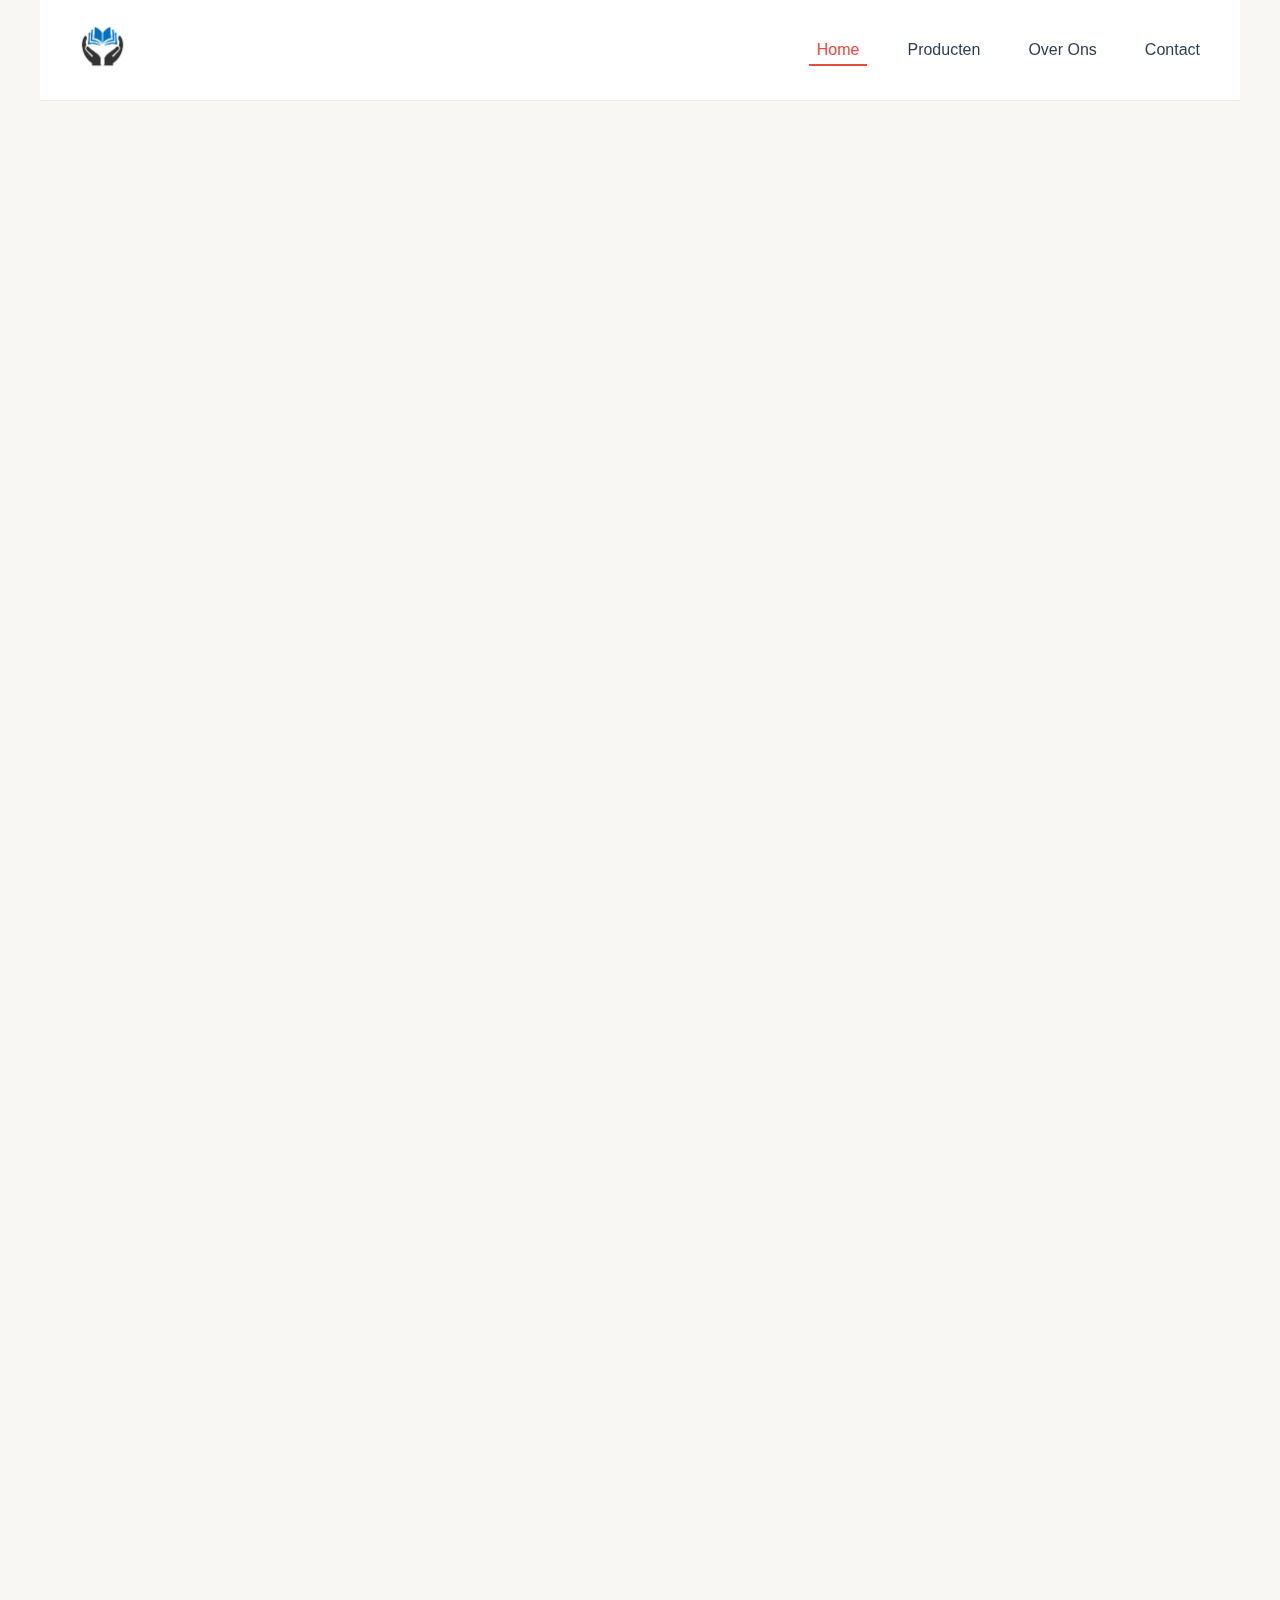
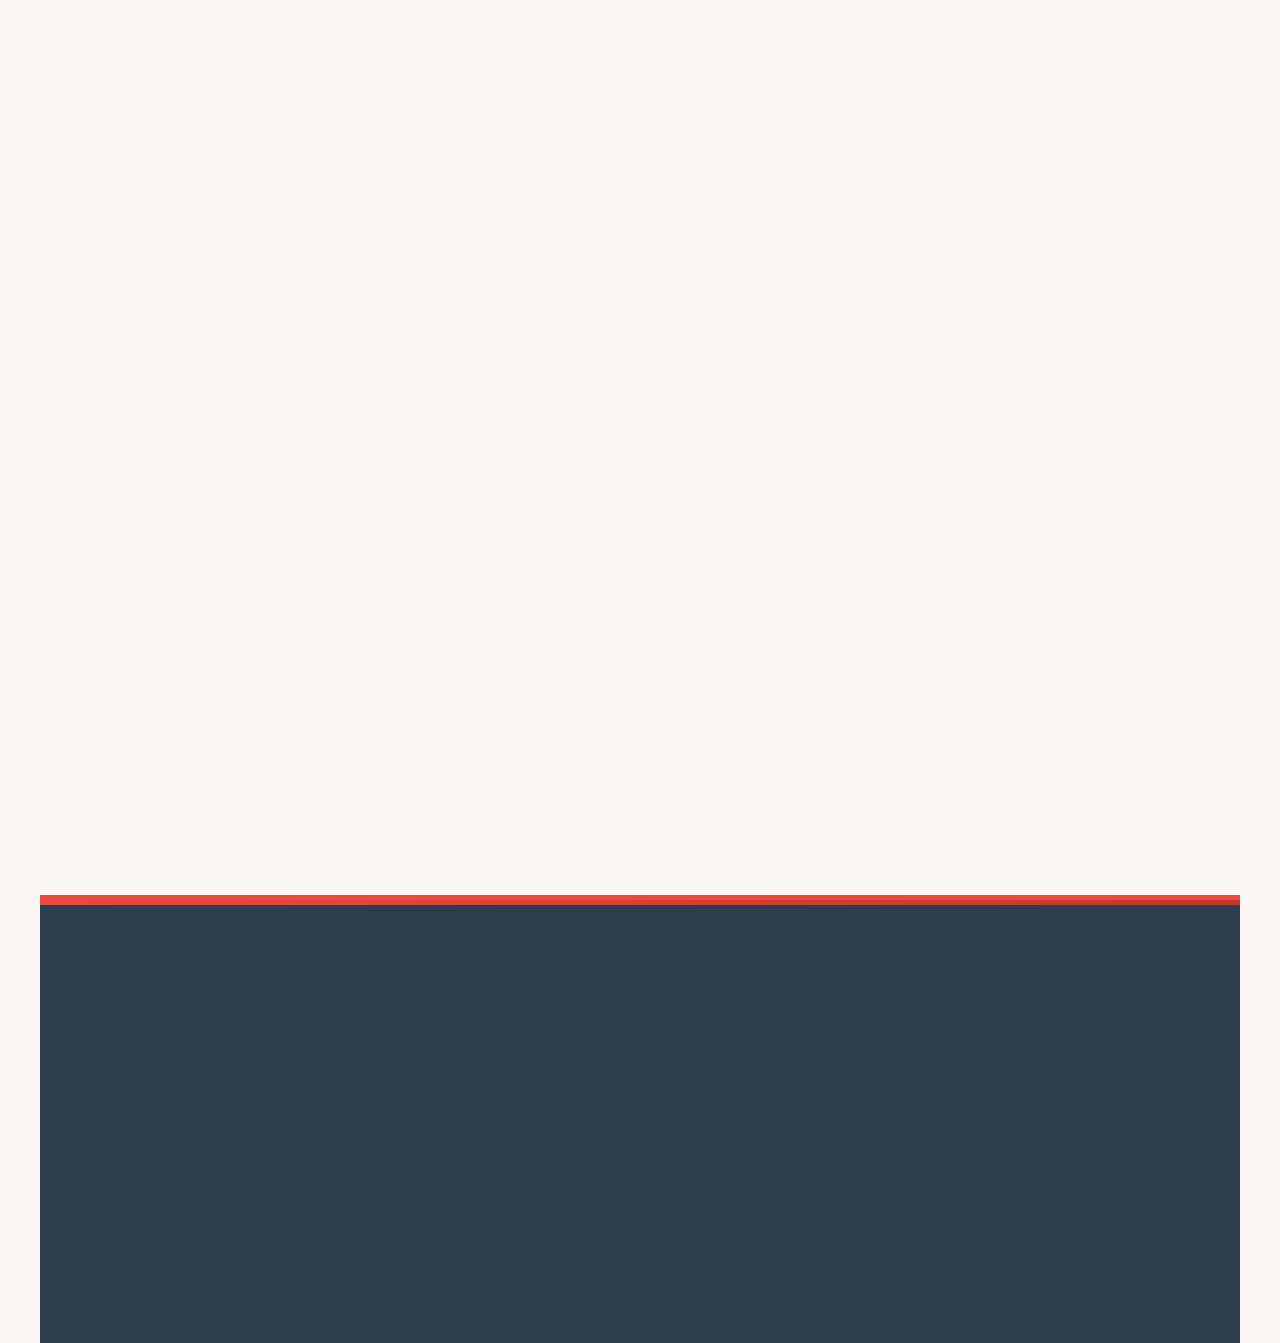
<file: Website! (1)/untitled5/Website/UI1-low-stake-project/index.html>
<!DOCTYPE html>
<html lang="nl">
<head>
    <meta charset="UTF-8">
    <meta name="viewport" content="width=device-width, initial-scale=1.0">
    <title>PageFlow - Unieke boeken op maat</title>
    <link rel="stylesheet" href="css/Style.css">
</head>
<body>
<header>
    <figure id="logo">
        <img src="images/logo.png" alt="PageFlow">
    </figure>

    <nav>
        <h1>Menu</h1>
        <ul>
            <li><a href="index.html" aria-current="page">Home</a></li>
            <li>
                <a href="html/producten.html">Producten</a>
                <ul>
                    <li><a href="html/producten.html#fictie">Fictie</a></li>
                    <li><a href="html/producten.html#non-fictie">Non-Fictie</a></li>
                    <li><a href="html/producten.html#kinderboeken">Kinderboeken</a></li>
                </ul>
            </li>
            <li><a href="#over-ons">Over Ons</a></li>
            <li><a href="#contact">Contact</a></li>
        </ul>
    </nav>
</header>

<main>
    <section id="hero">
        <h1>Welkom bij PageFlow</h1>
        <p>Ontdek onze unieke boeken die volledig gepersonaliseerd kunnen worden naar uw wensen.</p>
        <img src="images/Achtergrond.png" alt="Gepersonaliseerd boek opengeslagen">
    </section>

    <section id="product-intro">
        <h2>Ontdek onze gepersonaliseerde boeken</h2>
        <p>Bij PageFlow bieden we boeken aan die volledig naar uw wensen kunnen worden aangepast. Van gepersonaliseerde covers tot op maat gemaakte verhalen, wij maken van elk boek een uniek exemplaar dat perfect bij u past.</p>
        <p>Onze boeken worden met de grootste zorg gedrukt op duurzaam papier en voorzien van een kwalitatieve binding die jarenlang meegaat. Elke personalisatie wordt met de hand aangebracht door onze ervaren boekbinders.</p>
    </section>

    <section id="over-ons">
        <h2>Over Ons</h2>
        <article>
            <h3>Wie ben ik?</h3>
            <figure>
                <figcaption>Eigenaar van PageFlow, Mansur Indarbiev</figcaption>
            </figure>
            <p>Hallo, ik ben Mansur Indarbiev, de oprichter van PageFlow. Ik hou van boeken en heb van mijn passie mijn werk gemaakt. Met mijn achtergrond in Literatuur en Grafisch Ontwerp wilde ik iets creëren dat verhalen op een unieke manier vastlegt.</p>
            <p>Bij PageFlow maken we boeken die meer zijn dan alleen tekst op papier. Ze worden persoonlijke herinneringen die je een leven lang kunt bewaren. Mijn doel is om mensen te helpen hun eigen verhalen op een mooie en bijzondere manier vast te leggen.</p>
        </article>
    </section>

    <section id="testimonials">
        <h2>Wat onze klanten zeggen</h2>
        <article class="testimonial">
            <blockquote>
                <p>Het gepersonaliseerde kinderboek met mijn dochter als hoofdpersoon is haar absolute favoriet geworden. Ze wil het elke avond lezen!</p>
                <footer>
                    <cite>— Annemarie Jansen</cite>
                </footer>
            </blockquote>
        </article>
        <article class="testimonial">
            <blockquote>
                <p>Het fotoboek dat ik voor de verjaardag van mijn man heb besteld was perfect! De kwaliteit van de afdrukken en de binding is uitstekend. Echt een prachtig aandenken.</p>
                <footer>
                    <cite>— Bart Vermeulen</cite>
                </footer>
            </blockquote>
        </article>
        <article class="testimonial">
            <blockquote>
                <p>Mijn gepersonaliseerde kookboek is niet alleen praktisch maar ook prachtig vormgegeven. Ik krijg er altijd complimenten over als gasten het zien liggen.</p>
                <footer>
                    <cite>— Sophie De Vries</cite>
                </footer>
            </blockquote>
        </article>
    </section>
</main>

<footer id="contact">
    <section>
        <h2>Contactinformatie</h2>
        <address>
            <p>PageFlow</p>
            <p>Mansur Indarbiev</p>
            <p>Leesstraat 42, 1000 Brussel</p>
            <p>Tel: <a href="tel:+32123456789">+32 123 456 789</a></p>
            <p>Email: <a href="mailto:info@PageFlow.be">info@PageFlow.be</a></p>
        </address>
    </section>
    <section>
        <h2>Volg ons</h2>
        <ul>
            <li><a href="https://instagram.com/boekhandelpagina">Instagram</a></li>
            <li><a href="https://facebook.com/boekhandelpagina">Facebook</a></li>
            <li><a href="https://tiktok.com/@boekhandelpagina">TikTok</a></li>
            <li><a href="https://linkedin.com/company/boekhandelpagina">LinkedIn</a></li>
        </ul>
    </section>
</footer>
</body>
</html>
</file>
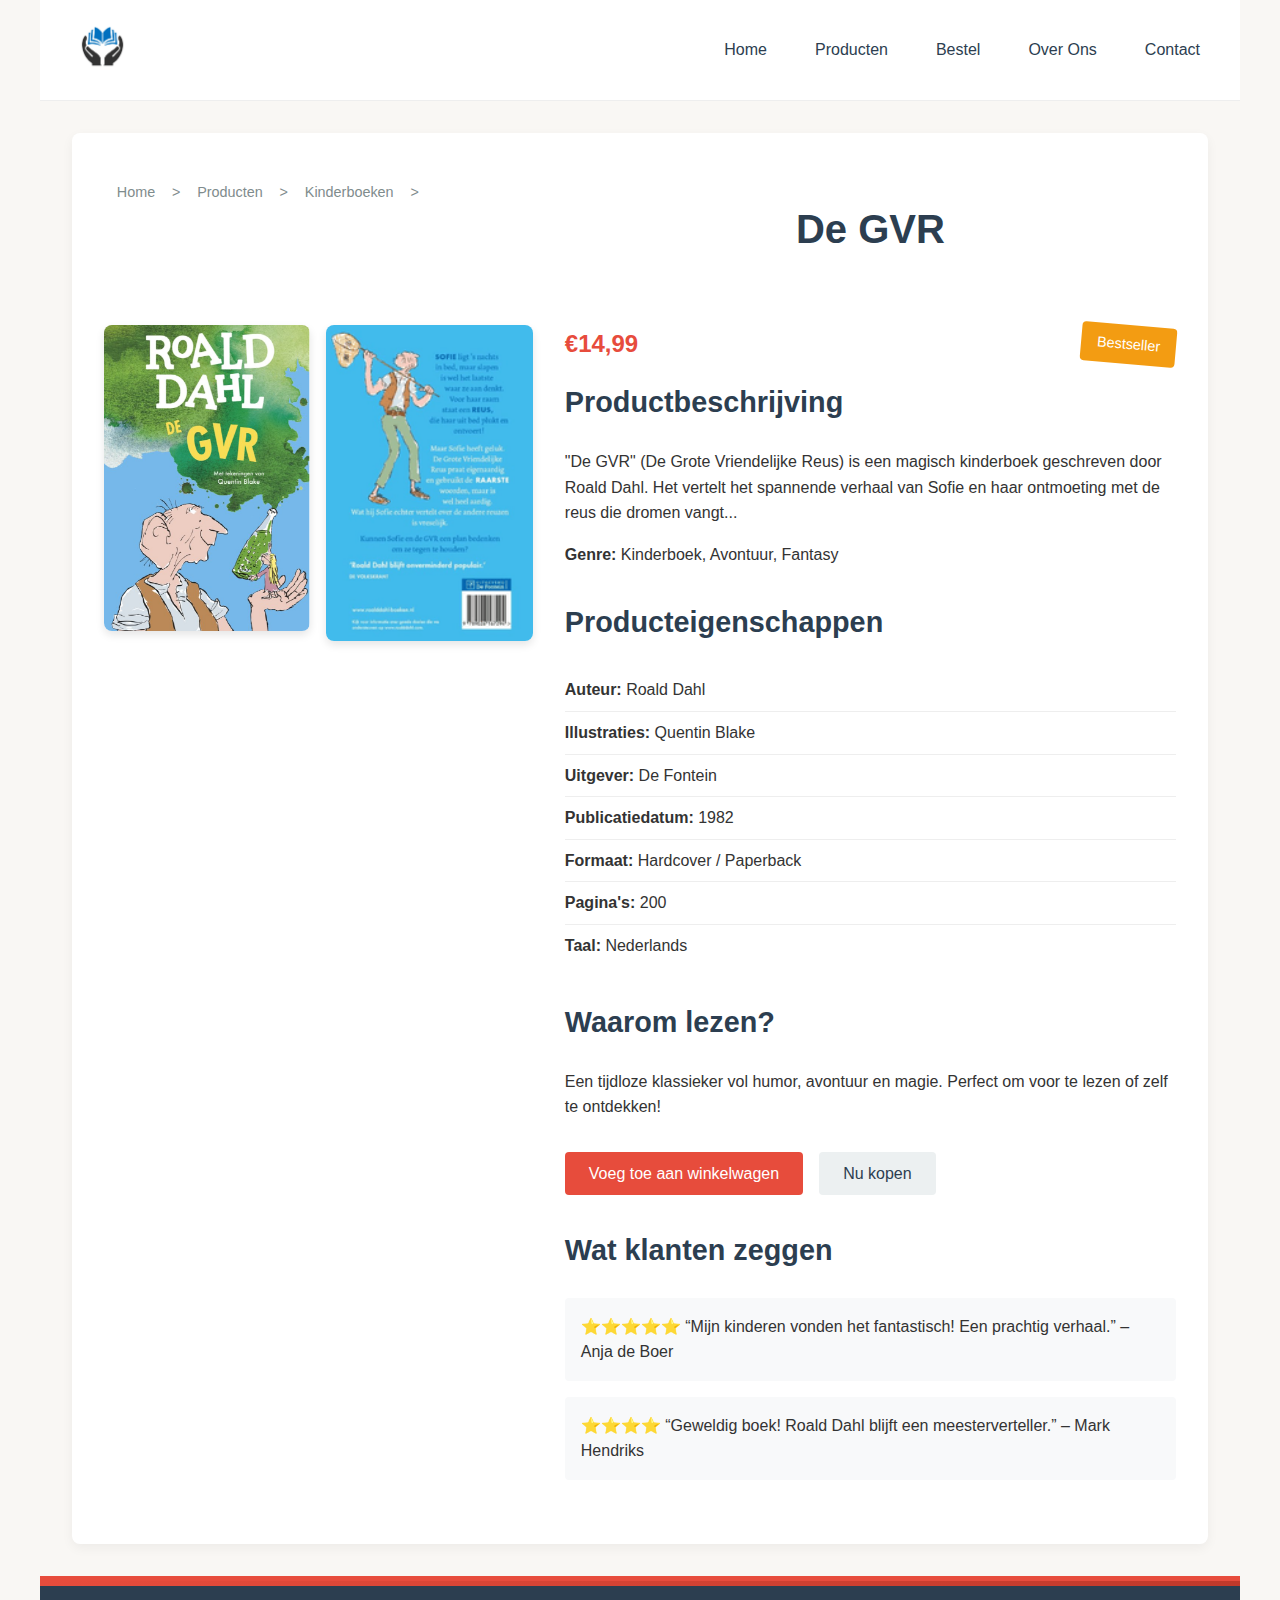
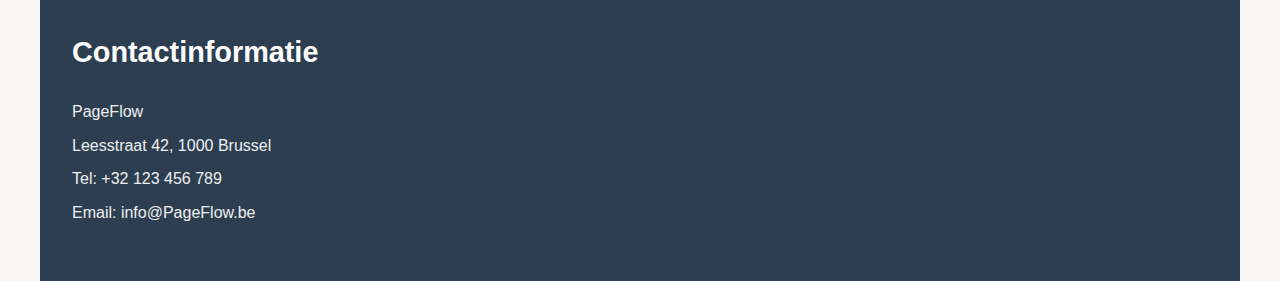
<file: Website! (1)/untitled5/Website/UI1-low-stake-project/html/productdetail1.html>
<!DOCTYPE html>
<html lang="nl">
<head>
  <meta charset="UTF-8">
  <meta name="viewport" content="width=device-width, initial-scale=1.0">
  <meta name="description" content="De GVR is een magisch kinderboek van Roald Dahl over een vriendelijke reus en een dapper meisje. Een tijdloze klassieker vol avontuur en fantasie!">
  <title>De GVR - Boekhandel Pagina</title>
  <link rel="stylesheet" href="../css/Style Product1.css">
</head>
<body>
<header>
  <section id="logo">
    <img src="../images/logo.png" alt="Boekhandel Logo">
  </section>
  <nav>
    <ul>
      <li><a href="../index.html">Home</a></li>
      <li>
        <a href="producten.html">Producten</a>
        <ul>
          <li><a href="producten.html#fictie">Fictie</a></li>
          <li><a href="producten.html#non-fictie">Non-Fictie</a></li>
          <li><a href="producten.html#kinderboeken">Kinderboeken</a></li>
        </ul>
      </li>
      <li><a href="bestel.html">Bestel</a></li>
      <li><a href="../index.html#over-ons">Over Ons</a></li>
      <li><a href="../index.html#contact">Contact</a></li>
    </ul>
  </nav>
</header>

<main>
  <article id="product-detail">
    <nav class="breadcrumb">
      <a href="../index.html">Home</a> &gt;
      <a href="producten.html">Producten</a> &gt;
      <a href="producten.html#kinderboeken">Kinderboeken</a> &gt;
    </nav>

    <h1>De GVR</h1>

    <section class="product-images">
      <img src="../images/GVR1.png" alt="Boekcover De GVR" >
      <img src="../images/GVRachter1.png" alt="Achterkant van De GVR" >
    </section>

    <section class="product-info">
      <p class="prijs">€14,99</p>
      <p class="label bestseller">Bestseller</p>

      <section class="product-beschrijving">
        <h2>Productbeschrijving</h2>
        <p>"De GVR" (De Grote Vriendelijke Reus) is een magisch kinderboek geschreven door Roald Dahl. Het vertelt het spannende verhaal van Sofie en haar ontmoeting met de reus die dromen vangt...</p>
        <p><strong>Genre:</strong> Kinderboek, Avontuur, Fantasy</p>
      </section>

      <section class="product-eigenschappen">
        <h2>Producteigenschappen</h2>
        <ul>
          <li><strong>Auteur:</strong> Roald Dahl</li>
          <li><strong>Illustraties:</strong> Quentin Blake</li>
          <li><strong>Uitgever:</strong> De Fontein</li>
          <li><strong>Publicatiedatum:</strong> 1982</li>
          <li><strong>Formaat:</strong> Hardcover / Paperback</li>
          <li><strong>Pagina's:</strong> 200</li>
          <li><strong>Taal:</strong> Nederlands</li>
        </ul>
      </section>

      <section class="product-extra">
        <h2>Waarom lezen?</h2>
        <p>Een tijdloze klassieker vol humor, avontuur en magie. Perfect om voor te lezen of zelf te ontdekken!</p>
      </section>

      <section class="cta">
        <button>Voeg toe aan winkelwagen</button>
        <button>Nu kopen</button>
      </section>

      <section class="product-beoordelingen">
        <h2>Wat klanten zeggen</h2>
        <p>⭐⭐⭐⭐⭐ “Mijn kinderen vonden het fantastisch! Een prachtig verhaal.” – Anja de Boer</p>
        <p>⭐⭐⭐⭐ “Geweldig boek! Roald Dahl blijft een meesterverteller.” – Mark Hendriks</p>
      </section>
    </section>
  </article>
</main>

<footer id="contact">
  <section>
    <h2>Contactinformatie</h2>
    <address>
      <p>PageFlow</p>
      <p>Leesstraat 42, 1000 Brussel</p>
      <p>Tel: <a href="tel:+32123456789">+32 123 456 789</a></p>
      <p>Email: <a href="mailto:info@PageFlow.be">info@PageFlow.be</a></p>
    </address>
  </section>
</footer>
</body>
</html>
</file>
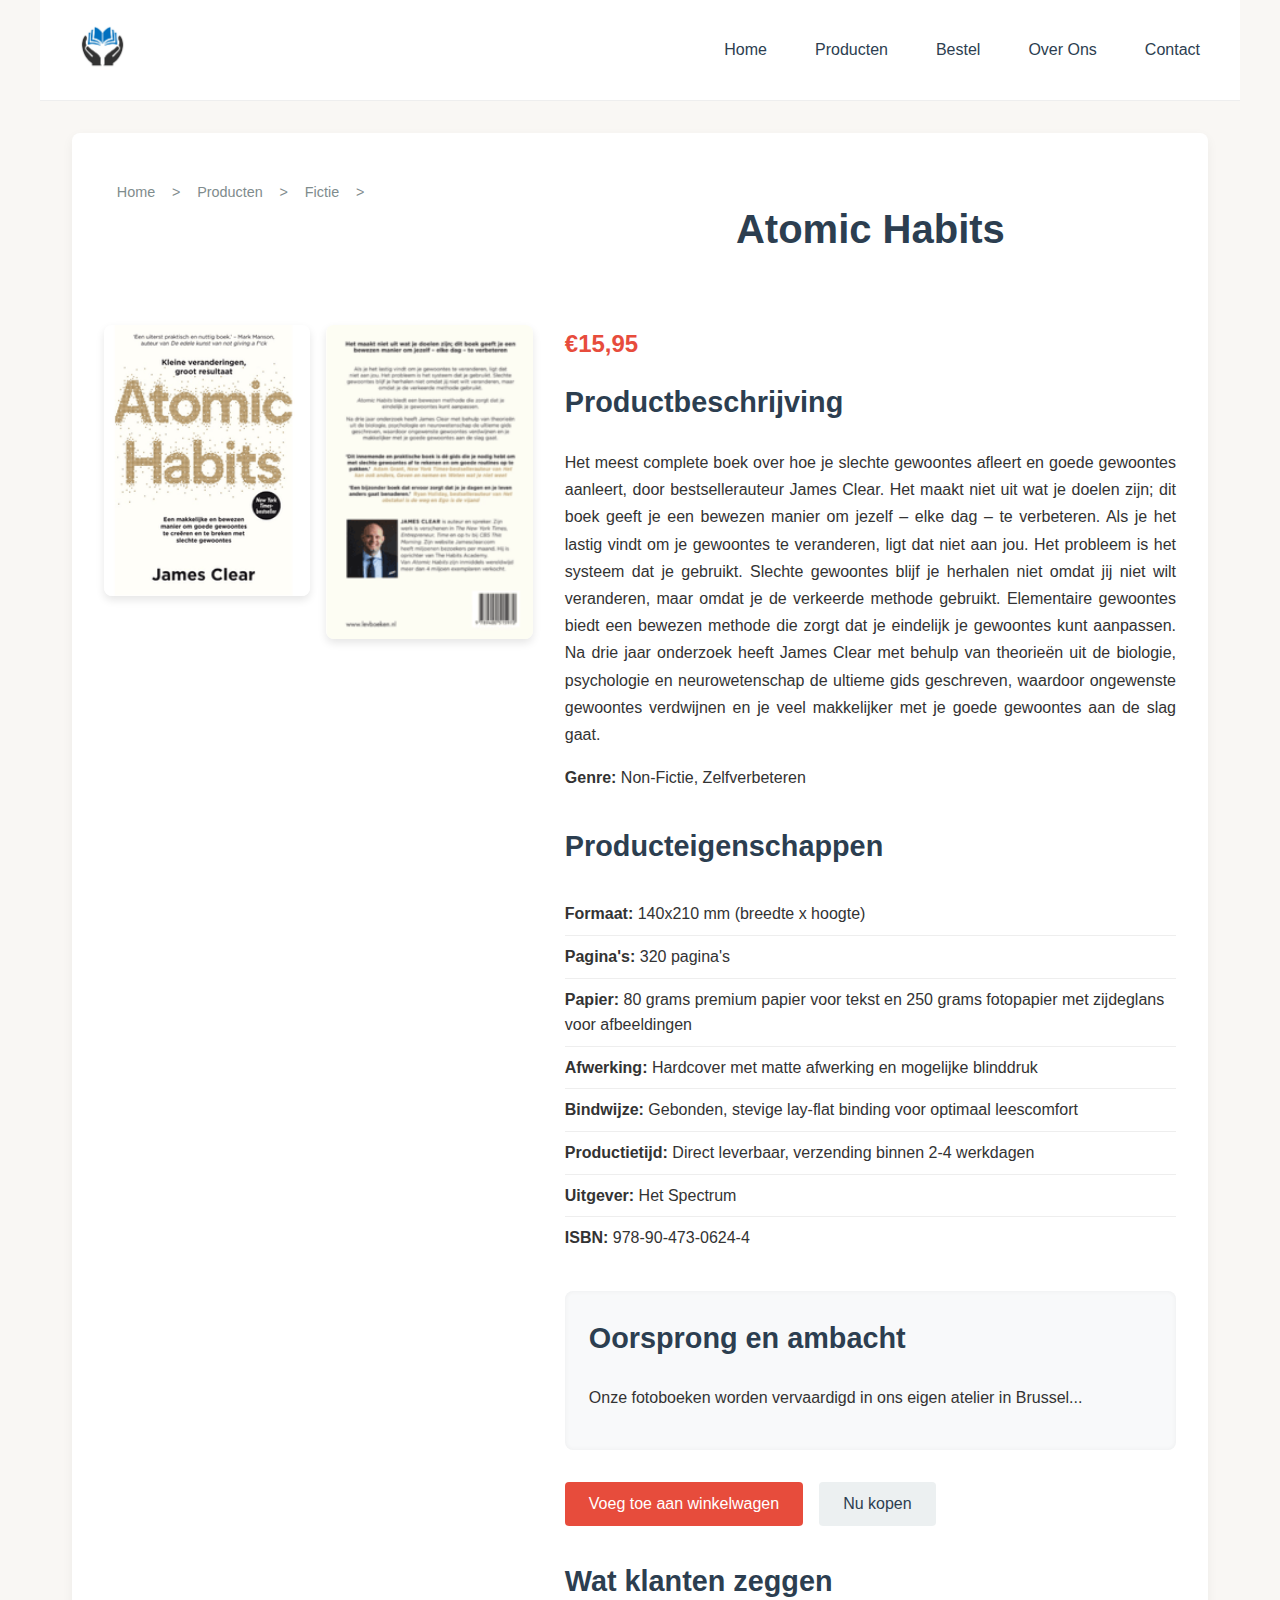
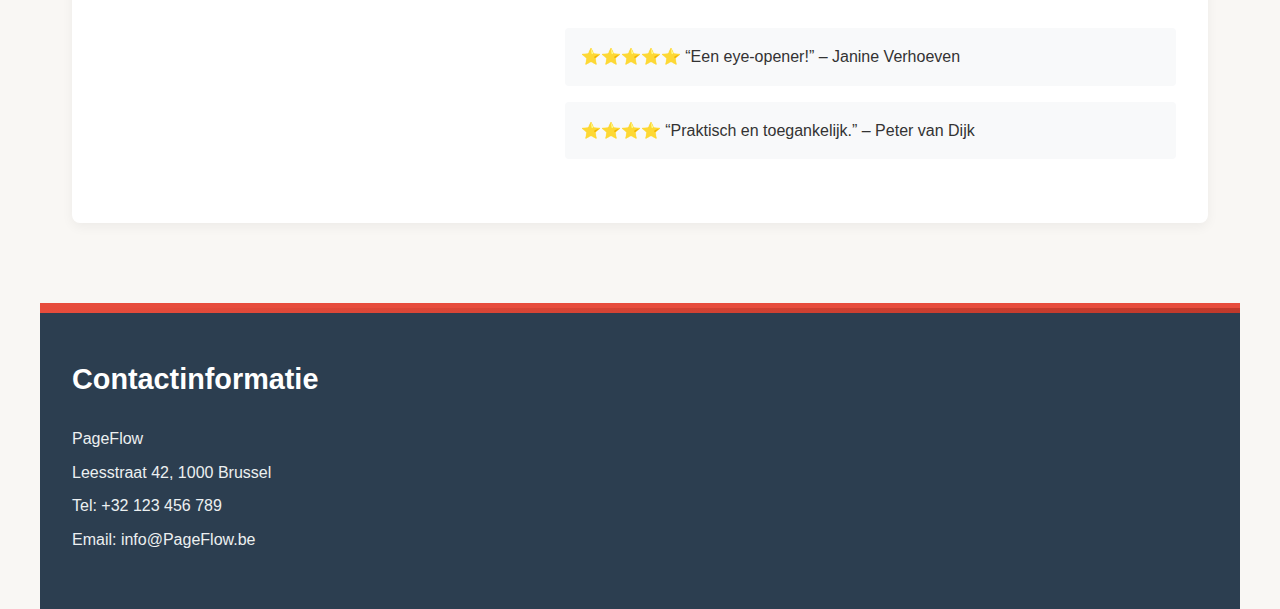
<file: Website! (1)/untitled5/Website/UI1-low-stake-project/html/productdetail2.html>
<!DOCTYPE html>
<html lang="nl">
<head>
  <meta charset="UTF-8">
  <meta name="viewport" content="width=device-width, initial-scale=1.0">
  <meta name="description" content="Atomic Habits door James Clear helpt je om gewoontes te veranderen en duurzame veranderingen in je leven aan te brengen. Leer hoe je gewoontes kunt aanpassen voor succes.">
  <title>Atomic Habits - Boekhandel Pagina</title>
  <link rel="stylesheet" href="../css/Style Porduct2.css">
</head>
<body>
<header>
  <section id="logo">
    <img src="../images/logo.png" alt="Boekhandel Logo" >
  </section>
  <nav>
    <ul>
      <li><a href="../index.html">Home</a></li>
      <li>
        <a href="producten.html">Producten</a>
        <ul>
          <li><a href="producten.html#fictie">Fictie</a></li>
          <li><a href="producten.html#non-fictie">Non-Fictie</a></li>
          <li><a href="producten.html#kinderboeken">Kinderboeken</a></li>
        </ul>
      </li>
      <li><a href="bestel.html">Bestel</a></li>
      <li><a href="../index.html#over-ons">Over Ons</a></li>
      <li><a href="../index.html#contact">Contact</a></li>
    </ul>
  </nav>
</header>

<main>
  <article id="product-detail">

    <nav class="breadcrumb">
      <a href="../index.html">Home</a> &gt;
      <a href="producten.html">Producten</a> &gt;
      <a href="producten.html#fictie">Fictie</a> &gt;
    </nav>

    <h1>Atomic Habits</h1>

    <section class="product-images">
      <img src="../images/Atomic%20habits1.png" alt="Boekcover" >
      <img src="../images/HabitsAchter.png" alt="Achterkant " >
    </section>

    <section class="product-info">
      <p class="prijs">€15,95</p>

      <section class="product-beschrijving">
        <h2>Productbeschrijving</h2>
        <p>Het meest complete boek over hoe je slechte gewoontes afleert en goede gewoontes aanleert, door bestsellerauteur James Clear.
          Het maakt niet uit wat je doelen zijn; dit boek geeft je een bewezen manier om jezelf – elke dag – te verbeteren.
          Als je het lastig vindt om je gewoontes te veranderen, ligt dat niet aan jou. Het probleem is het systeem dat je gebruikt. Slechte gewoontes blijf je herhalen niet omdat jij niet wilt veranderen, maar omdat je de verkeerde methode gebruikt. Elementaire gewoontes biedt een bewezen methode die zorgt dat je eindelijk je gewoontes kunt aanpassen.
          Na drie jaar onderzoek heeft James Clear met behulp van theorieën uit de biologie, psychologie en neurowetenschap de ultieme gids geschreven, waardoor ongewenste gewoontes verdwijnen en je veel makkelijker met je goede gewoontes aan de slag gaat.</p>
        <p><strong>Genre:</strong> Non-Fictie, Zelfverbeteren</p>
      </section>

      <section class="product-eigenschappen">
        <h2>Producteigenschappen</h2>
        <ul>
          <li><strong>Formaat:</strong> 140x210 mm (breedte x hoogte)</li>
          <li><strong>Pagina's:</strong> 320 pagina's</li>
          <li><strong>Papier:</strong> 80 grams premium papier voor tekst en 250 grams fotopapier met zijdeglans voor afbeeldingen</li>
          <li><strong>Afwerking:</strong> Hardcover met matte afwerking en mogelijke blinddruk</li>
          <li><strong>Bindwijze:</strong> Gebonden, stevige lay-flat binding voor optimaal leescomfort</li>
          <li><strong>Productietijd:</strong> Direct leverbaar, verzending binnen 2-4 werkdagen</li>
          <li><strong>Uitgever:</strong> Het Spectrum</li>
          <li><strong>ISBN:</strong> 978-90-473-0624-4</li>
        </ul>
      </section>

      <section class="product-extra">
        <h2>Oorsprong en ambacht</h2>
        <p>Onze fotoboeken worden vervaardigd in ons eigen atelier in Brussel...</p>
      </section>

      <section class="cta">
        <button>Voeg toe aan winkelwagen</button>
        <button>Nu kopen</button>
      </section>

      <section class="product-beoordelingen">
        <h2>Wat klanten zeggen</h2>
        <p>⭐⭐⭐⭐⭐ “Een eye-opener!” – Janine Verhoeven</p>
        <p>⭐⭐⭐⭐ “Praktisch en toegankelijk.” – Peter van Dijk</p>
      </section>

    </section>
  </article>
</main>

<footer id="contact">
  <section>
    <h2>Contactinformatie</h2>
    <address>
      <p>PageFlow</p>
      <p>Leesstraat 42, 1000 Brussel</p>
      <p>Tel: <a href="tel:+32123456789">+32 123 456 789</a></p>
      <p>Email: <a href="mailto:info@PageFlow.be">info@PageFlow.be</a></p>
    </address>
  </section>
</footer>
</body>
</html>
</file>
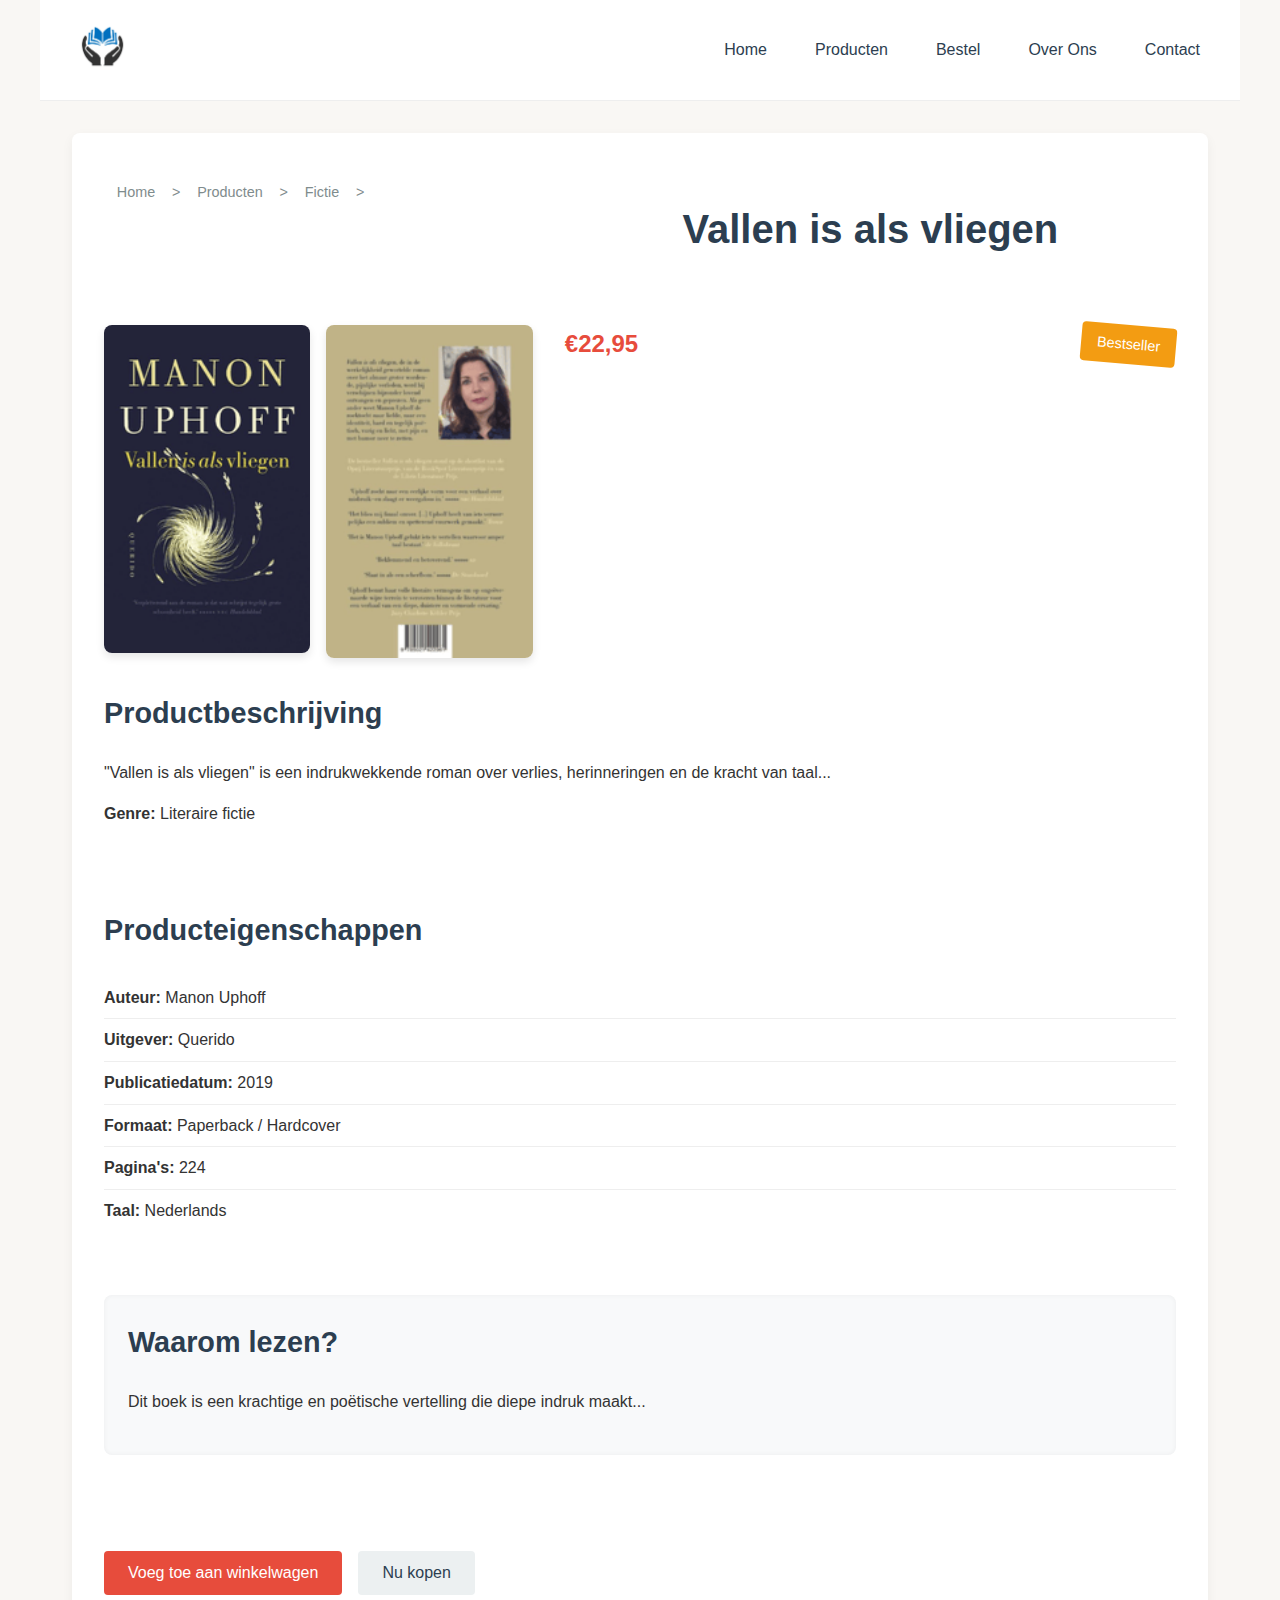
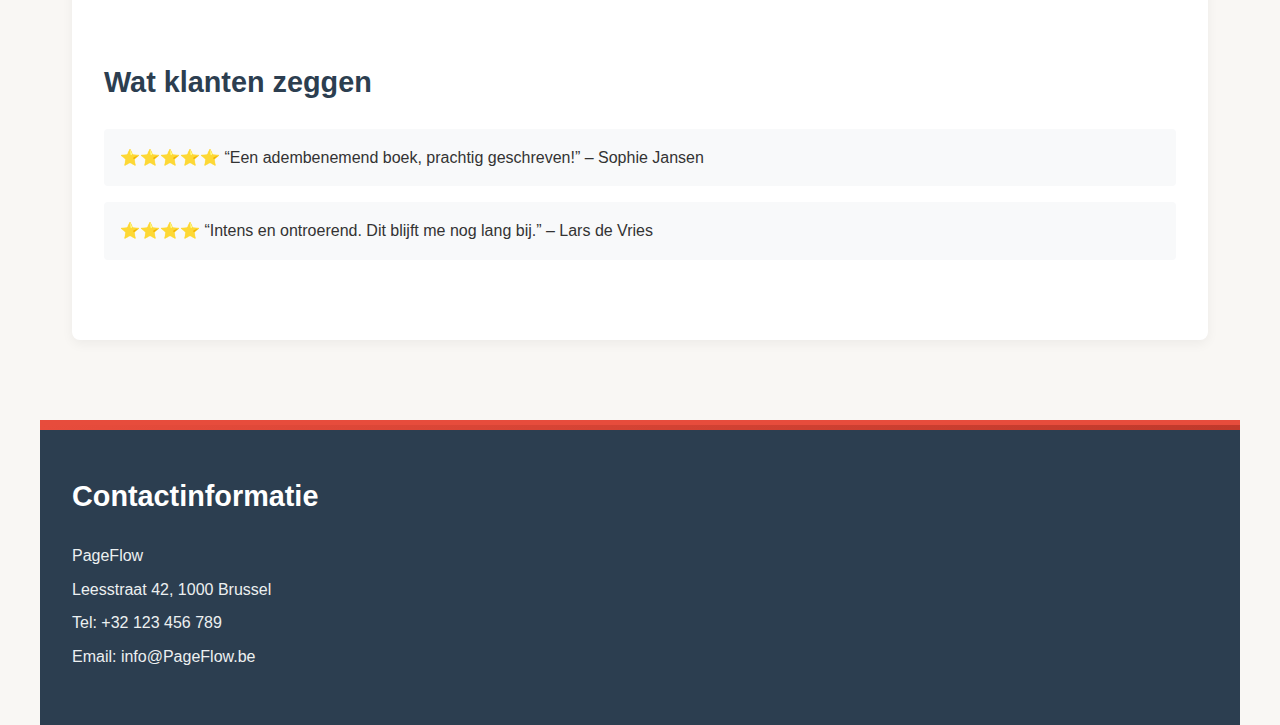
<file: Website! (1)/untitled5/Website/UI1-low-stake-project/html/productdetail3.html>
<!DOCTYPE html>
<html lang="nl">
<head>
  <meta charset="UTF-8">
  <meta name="viewport" content="width=device-width, initial-scale=1.0">
  <meta name="description" content="Vallen is als vliegen is een aangrijpend boek over herinneringen, verlies en de kracht van woorden. Ontdek deze indrukwekkende roman vandaag nog.">
  <title>Vallen is als vliegen - Boekhandel Pagina</title>
  <link rel="stylesheet" href="../css/Style Product3.css">
</head>
<body>
<header>
  <section id="logo">
    <img src="../images/logo.png" alt="Boekhandel Logo" >
  </section>
  <nav>
    <ul>
      <li><a href="../index.html">Home</a></li>
      <li>
        <a href="producten.html">Producten</a>
        <ul>
          <li><a href="producten.html#fictie">Fictie</a></li>
          <li><a href="producten.html#non-fictie">Non-Fictie</a></li>
          <li><a href="producten.html#kinderboeken">Kinderboeken</a></li>
        </ul>
      </li>
      <li><a href="bestel.html">Bestel</a></li>
      <li><a href="../index.html#over-ons">Over Ons</a></li>
      <li><a href="../index.html#contact">Contact</a></li>
    </ul>
  </nav>
</header>

<main>
  <article id="product-detail">

    <nav class="breadcrumb">
      <a href="../index.html">Home</a> &gt;
      <a href="producten.html">Producten</a> &gt;
      <a href="producten.html#fictie">Fictie</a> &gt;
    </nav>

    <h1>Vallen is als vliegen</h1>

    <section class="product-images">
      <img src="../images/Vliegen1.png" alt="Boekcover" >
      <img src="../images/VliegenAchterkant.png" alt="Achterkant" >
    </section>

    <section class="product-info">
      <p class="prijs">€22,95</p>
      <p class="label bestseller">Bestseller</p>
    </section>


    <section class="product-beschrijving">
        <h2>Productbeschrijving</h2>
        <p>"Vallen is als vliegen" is een indrukwekkende roman over verlies, herinneringen en de kracht van taal...</p>
        <p><strong>Genre:</strong> Literaire fictie</p>
      </section>

      <section class="product-eigenschappen">
        <h2>Producteigenschappen</h2>
        <ul>
          <li><strong>Auteur:</strong> Manon Uphoff</li>
          <li><strong>Uitgever:</strong> Querido</li>
          <li><strong>Publicatiedatum:</strong> 2019</li>
          <li><strong>Formaat:</strong> Paperback / Hardcover</li>
          <li><strong>Pagina's:</strong> 224</li>
          <li><strong>Taal:</strong> Nederlands</li>
        </ul>
      </section>

      <section class="product-extra">
        <h2>Waarom lezen?</h2>
        <p>Dit boek is een krachtige en poëtische vertelling die diepe indruk maakt...</p>
      </section>

      <section class="cta">
        <button>Voeg toe aan winkelwagen</button>
        <button>Nu kopen</button>
      </section>

      <section class="product-beoordelingen">
        <h2>Wat klanten zeggen</h2>
        <p>⭐⭐⭐⭐⭐ “Een adembenemend boek, prachtig geschreven!” – Sophie Jansen</p>
        <p>⭐⭐⭐⭐ “Intens en ontroerend. Dit blijft me nog lang bij.” – Lars de Vries</p>
      </section>

    </section>
  </article>
</main>

<footer id="contact">
  <section>
    <h2>Contactinformatie</h2>
    <address>
      <p>PageFlow</p>
      <p>Leesstraat 42, 1000 Brussel</p>
      <p>Tel: <a href="tel:+32123456789">+32 123 456 789</a></p>
      <p>Email: <a href="mailto:info@PageFlow.be">info@PageFlow.be</a></p>
    </address>
  </section>
</footer>
</body>
</html>
</file>
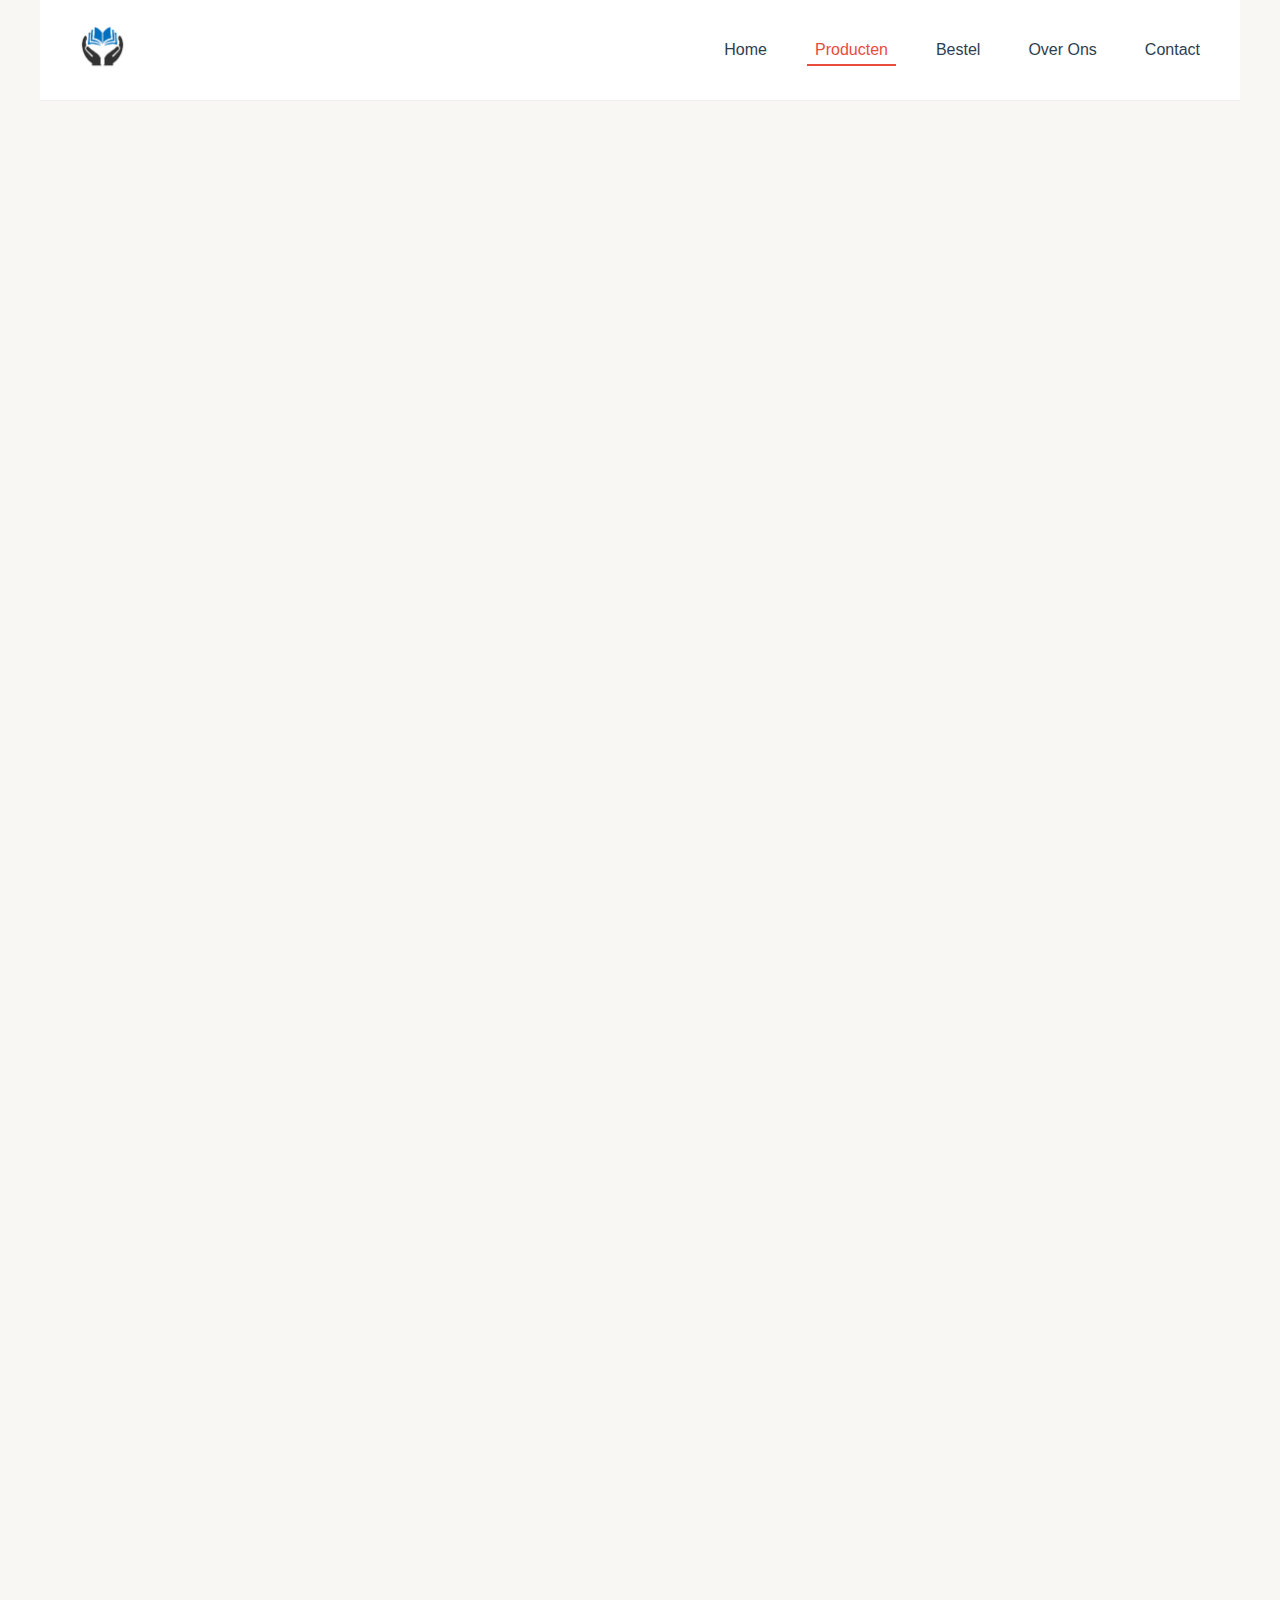
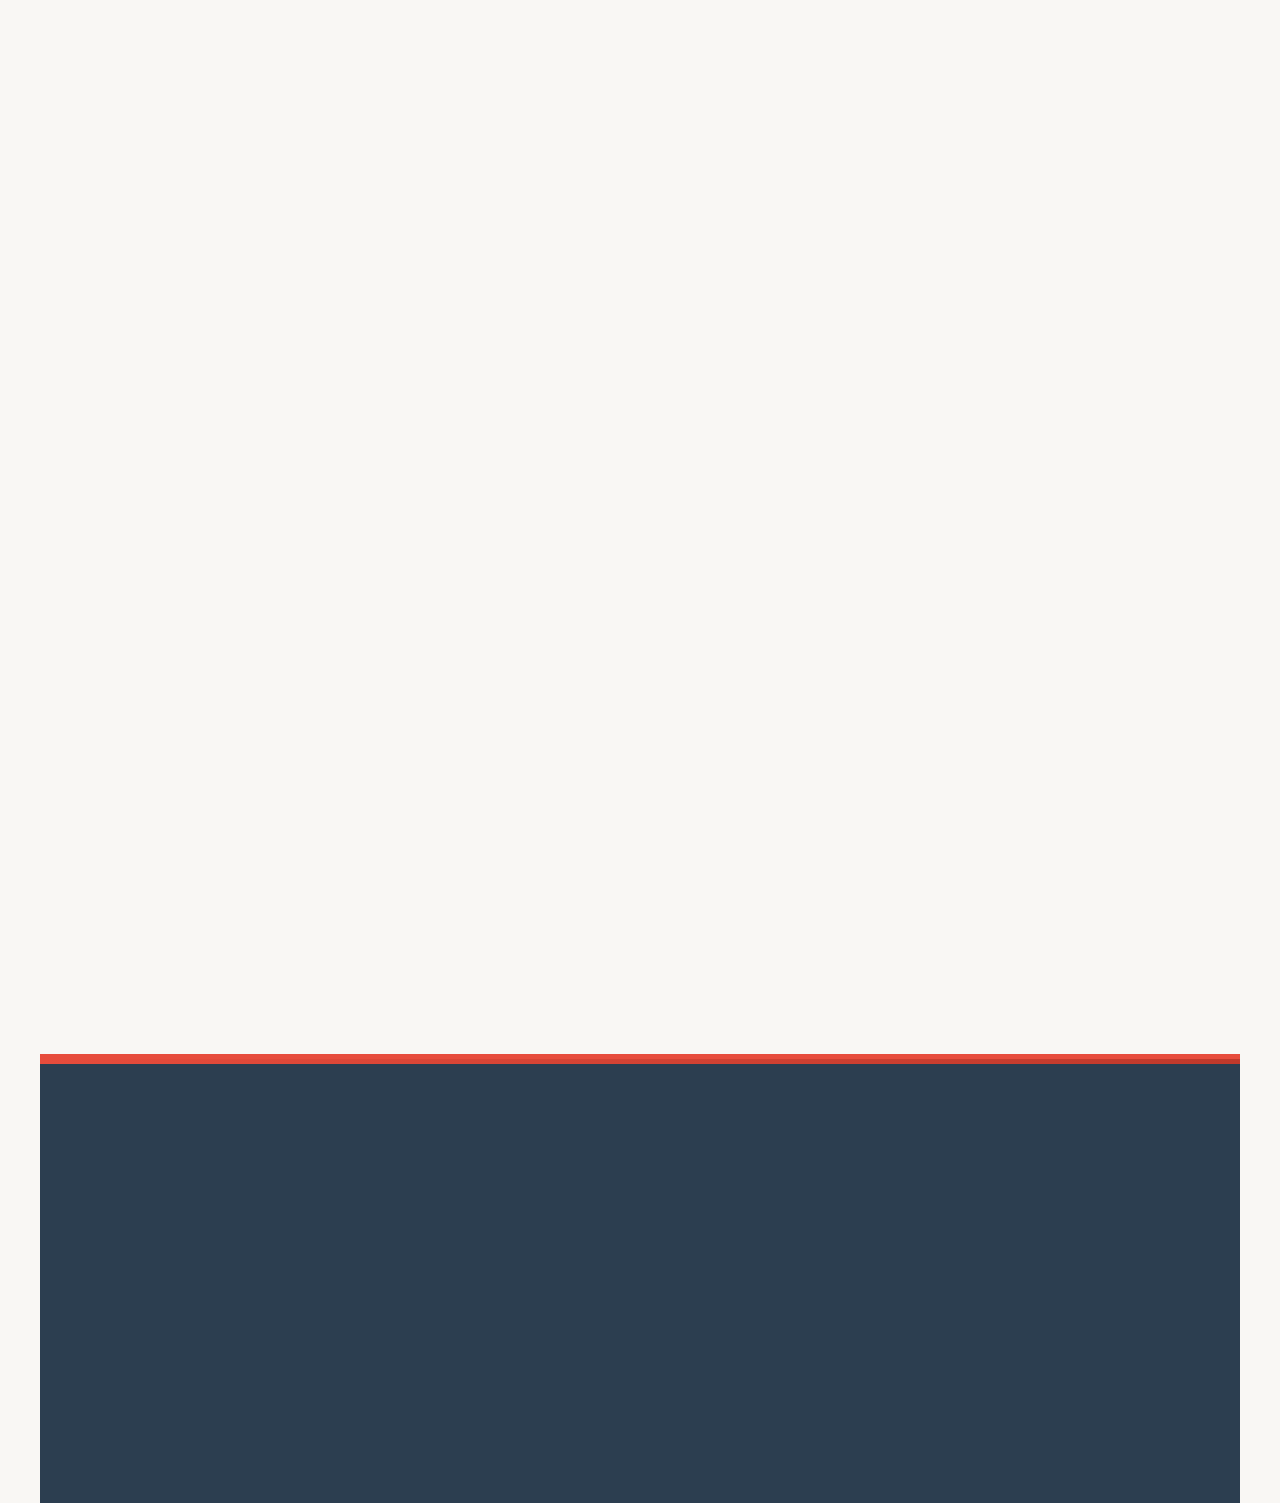
<file: Website! (1)/untitled5/Website/UI1-low-stake-project/html/producten.html>
<!DOCTYPE html>
<html lang="nl">
<head>
  <meta charset="UTF-8">
  <meta name="viewport" content="width=device-width, initial-scale=1.0">
  <title>Onze Producten - Boekhandel Pagina</title>
  <link rel="stylesheet" href="../css/Style products.css">
</head>
<body>
<header>
  <figure id="logo">
    <img src="../images/logo.png" alt="Boekhandel Logo">
  </figure>
  <nav>
    <ul>
      <li><a href="../index.html">Home</a></li>
      <li>
        <a href="html/producten.html" aria-current="page">Producten</a>
        <ul>
          <li><a href="#fictie">Fictie</a></li>
          <li><a href="#non-fictie">Non-Fictie</a></li>
          <li><a href="#kinderboeken">Kinderboeken</a></li>
          <li><a href="#kookboeken">Kookboeken</a></li>
        </ul>
      </li>
      <li><a href="bestel.html">Bestel</a></li>
      <li><a href="../index.html#over-ons">Over Ons</a></li>
      <li><a href="../index.html#contact">Contact</a></li>
    </ul>
  </nav>
</header>

<main>
  <section id="product-overzicht">
    <h1>Onze Boeken</h1>

    <section id="product-filter">
      <h2>Filter op categorie</h2>
      <button id="fictie-btn">Fictie</button>
      <button id="non-fictie-btn">Non-Fictie</button>
      <button id="kinderboeken-btn">Kinderboeken</button>
      <button id="kookboeken-btn">Kookboeken</button>
    </section>

    <section id="uitgelicht">
      <h2>Uitgelichte Boeken</h2>
      <article>
        <h3>Best verkochte producten</h3>
        <ul>
          <li>Persoonlijk Avonturenverhaal - Kinderboek met uw kind als hoofdpersoon</li>
          <li>Atomic Habits - Leer slechte gewoontes af</li>
          <li>Familiereceptenboek - Uw familietradities gebundeld</li>
        </ul>
      </article>
    </section>

    <section id="alle-boeken">
      <h2>Alle Boeken</h2>

      <article class="product">
        <a href="productdetail1.html">
          <h3>De GVR</h3>
          <img src="../images/GVR1.png" alt="De GVR Boek">
          <p class="prijs">€29,95</p>
          <strong class="label promo">Promo</strong>
        </a>
      </article>

      <article class="product">
        <a href="productdetail2.html">
          <h3>Atomic Habits</h3>
          <img src="../images/Atomic%20habits1.png" alt="Atomic Habits Boek">
          <p class="prijs">€15,95</p>
        </a>
      </article>

      <article class="product">
        <a href="productdetail3.html">
          <h3>Vallen is als vliegen</h3>
          <img src="../images/Vliegen1.png" alt="Vallen is als vliegen Boek">
          <p class="prijs">€34,95</p>
          <strong class="label bestseller">Bestseller</strong>
        </a>
      </article>

      <article class="product">
        <h3>De avond is ongemak</h3>
        <img src="../images/Avond1.png" alt="De avond is ongemak Boek">
        <p class="prijs">€24,95</p>
      </article>

      <article class="product">
        <h3>Het meisje in de trein</h3>
        <img src="../images/Trein.png" alt="Het meisje in de trein Boek">
        <p class="prijs">€39,95</p>
      </article>

      <article class="product">
        <h3>Sapiens</h3>
        <img src="../images/Sapiens1.png" alt="Sapiens Boek">
        <p class="prijs">€19,95</p>
        <strong class="label uitverkocht">Uitverkocht</strong>
      </article>

      <article class="product">
        <h3>De meeste mensen deugen</h3>
        <img src="../images/Mensen1.png" alt="De meeste mensen deugen Boek">
        <p class="prijs">€34,95</p>
      </article>

      <article class="product">
        <h3>De Grijze Jager - De ruïnes van Gorlan</h3>
        <img src="../images/Jager1.png" alt="De Grijze Jager Boek">
        <p class="prijs">€19,95</p>
      </article>

      <article class="product">
        <h3>Matilda</h3>
        <img src="../images/Matilda1.png" alt="Matilda Boek">
        <p class="prijs">€14,95</p>
      </article>

      <article class="product">
        <h3>Leven Van Een Loser </h3>
        <img src="../images/Loser1.png" alt="Leven Van Een Loser Boek">
        <p class="prijs">€29,95</p>
      </article>

      <article class="product">
        <h3>De heksen</h3>
        <img src="../images/Heksen1.png" alt="De heksen Boek">
        <p class="prijs">€14,95</p>
      </article>

      <article class="product">
        <h3>De Gorgels</h3>
        <img src="../images/Gorgels1.png" alt="De Gorgels Boek">
        <p class="prijs">€39,95</p>
      </article>

      <article class="product">
        <h3>Simpel</h3>
        <img src="../images/Simpel1.png" alt="Simpel Boek">
        <p class="prijs">€27,95</p>
      </article>

      <article class="product">
        <h3>Veg!</h3>
        <img src="../images/Veg1.png" alt="Veg! Boek">
        <p class="prijs">€35,95</p>
      </article>

      <article class="product">
        <h3>Comfort</h3>
        <img src="../images/Comfort1.png" alt="Comfort Boek">
        <p class="prijs">€14,95</p>
      </article>
    </section>
  </section>
</main>

<footer id="contact">
  <section>
    <h2>Contactinformatie</h2>
    <address>
      <p>PageFlow</p>
      <p>Mansur Indarbiev</p>
      <p>Leesstraat 42, 1000 Brussel</p>
      <p>Tel: <a href="tel:+32123456789">+32 123 456 789</a></p>
      <p>Email: <a href="mailto:info@PageFlow.be">info@PageFlow.be</a></p>
    </address>
  </section>
  <section>
    <h2>Volg ons</h2>
    <ul>
      <li><a href="https://instagram.com/boekhandelpagina">Instagram</a></li>
      <li><a href="https://facebook.com/boekhandelpagina">Facebook</a></li>
      <li><a href="https://tiktok.com/@boekhandelpagina">TikTok</a></li>
      <li><a href="https://linkedin.com/company/boekhandelpagina">LinkedIn</a></li>
    </ul>
  </section>
</footer>
</body>
</html>
</file>
<file: Website! (1)/untitled5/Website/UI1-low-stake-project/css/Style.css>
/* Base styles and CSS reset */
* {
    margin: 0;
    padding: 0;
    box-sizing: border-box;
}

body {
    font-family: 'Segoe UI', Tahoma, Geneva, Verdana, sans-serif;
    line-height: 1.6;
    color: #333;
    background-color: #f9f7f4;
}

/* Typography */
h1, h2, h3 {
    font-weight: 600;
    margin-bottom: 1rem;
    color: #2c3e50;
}

h1 {
    font-size: 2.5rem;
}

h2 {
    font-size: 2rem;
    position: relative;
    padding-bottom: 0.5rem;
}

h2::after {
    content: '';
    position: absolute;
    bottom: 0;
    left: 0;
    width: 60px;
    height: 3px;
    background-color: #e74c3c;
    transform: scaleX(0);
    transform-origin: left;
    transition: transform 0.5s ease-out;
}

section:hover h2::after {
    transform: scaleX(1);
}

h3 {
    font-size: 1.5rem;
}

p {
    margin-bottom: 1rem;
}

a {
    color: #e74c3c;
    text-decoration: none;
    transition: color 0.3s, transform 0.3s;
}

a:hover {
    color: #c0392b;
    text-decoration: underline;
}

/* Layout */
header,
main,
footer {
    padding: 2rem;
    max-width: 1200px;
    margin: 0 auto;
}

section {
    margin-bottom: 4rem;
    opacity: 0;
    transform: translateY(30px);
    animation: fadeInUp 0.8s ease-out forwards;
    animation-delay: calc(var(--section-index, 0) * 0.2s);
}

#hero {
    --section-index: 1;
}

#product-intro {
    --section-index: 2;
}

#over-ons {
    --section-index: 3;
}

#testimonials {
    --section-index: 4;
}

/* Header and Navigation */
header {
    display: flex;
    justify-content: space-between;
    align-items: center;
    padding-top: 1rem;
    padding-bottom: 1rem;
    border-bottom: 1px solid #eee;
    background-color: #fff;
    position: sticky;
    top: 0;
    z-index: 1000;
    animation: slideInDown 0.5s ease-out;
}

#logo img {
    height: 60px;
    width: auto;
    transition: transform 0.3s ease;
}

#logo:hover img {
    transform: scale(1.05);
}

nav h1 {
    position: absolute;
    left: -9999px;
}

nav ul {
    display: flex;
    list-style: none;
    gap: 2rem;
}

nav li {
    position: relative;
}

nav ul ul {
    display: none;
    position: absolute;
    top: 100%;
    left: 0;
    background-color: #fff;
    border: 1px solid #eee;
    border-radius: 4px;
    box-shadow: 0 4px 8px rgba(0,0,0,0.1);
    padding: 0.5rem 0;
    min-width: 200px;
    z-index: 100;
    flex-direction: column;
    gap: 0;
    transform: translateY(10px);
    opacity: 0;
    transition: opacity 0.3s, transform 0.3s;
}

nav ul ul li {
    width: 100%;
}

nav ul ul a {
    padding: 0.5rem 1rem;
    display: block;
}

nav ul ul a:hover {
    background-color: #f5f5f5;
}

nav li:hover > ul {
    display: block;
    animation: fadeInDown 0.3s forwards;
}

nav a {
    font-weight: 500;
    color: #2c3e50;
    text-decoration: none;
    padding: 0.5rem;
    transition: color 0.3s;
    position: relative;
}

nav a::after {
    content: '';
    position: absolute;
    width: 100%;
    height: 2px;
    bottom: 0;
    left: 0;
    background-color: #e74c3c;
    transform: scaleX(0);
    transform-origin: center;
    transition: transform 0.3s ease-out;
}

nav a:hover::after {
    transform: scaleX(1);
}

nav a[aria-current="page"] {
    color: #e74c3c;
}

nav a[aria-current="page"]::after {
    transform: scaleX(1);
}

/* Hero Section */
#hero {
    text-align: center;
    padding: 4rem 2rem;
    background-color: #2c3e50;
    color: #fff;
    border-radius: 8px;
    margin-top: 2rem;
    position: relative;
    overflow: hidden;
    background-image: linear-gradient(45deg, #2c3e50, #34495e);
}

#hero::before {
    content: '';
    position: absolute;
    top: -10%;
    left: -10%;
    width: 120%;
    height: 120%;
    background: radial-gradient(circle, rgba(255,255,255,0.1) 0%, rgba(255,255,255,0) 70%);
    animation: pulse 10s infinite alternate;
}

#hero h1 {
    font-size: 3rem;
    margin-bottom: 1.5rem;
    color: #fff;
    position: relative;
    animation: fadeInDown 0.8s ease-out;
}

#hero p {
    font-size: 1.2rem;
    max-width: 700px;
    margin: 0 auto 2rem;
    position: relative;
    animation: fadeInUp 0.8s ease-out;
    animation-delay: 0.2s;
    opacity: 0;
    animation-fill-mode: forwards;
}

#hero img {
    max-width: 100%;
    height: auto;
    border-radius: 8px;
    box-shadow: 0 10px 30px rgba(0,0,0,0.2);
    position: relative;
    animation: fadeInUp 0.8s ease-out;
    animation-delay: 0.4s;
    opacity: 0;
    animation-fill-mode: forwards;
    transition: transform 0.5s;
}

#hero:hover img {
    transform: scale(1.03);
}

/* Product Intro */
#product-intro {
    background-color: #fff;
    padding: 3rem;
    border-radius: 8px;
    box-shadow: 0 4px 12px rgba(0,0,0,0.05);
    transition: transform 0.4s, box-shadow 0.4s;
}

#product-intro:hover {
    transform: translateY(-5px);
    box-shadow: 0 8px 24px rgba(0,0,0,0.1);
}

/* About Us Section */
#over-ons article {
    display: grid;
    grid-template-columns: 1fr 2fr;
    gap: 2rem;
    align-items: start;
}

#over-ons figure {
    margin: 0;
    overflow: hidden;
    border-radius: 8px;
}

#over-ons img {
    max-width: 100%;
    transition: transform 0.5s ease-out;
    border-radius: 8px;
    box-shadow: 0 4px 12px rgba(0,0,0,0.1);
}

#over-ons figure:hover img {
    transform: scale(1.05);
}

#over-ons figcaption {
    font-size: 0.9rem;
    color: #777;
    text-align: center;
    margin-top: 0.5rem;
    transform: translateY(20px);
    opacity: 0;
    transition: transform 0.5s, opacity 0.5s;
}

#over-ons figure:hover figcaption {
    transform: translateY(0);
    opacity: 1;
}

/* Testimonials */
#testimonials {
    display: grid;
    grid-template-columns: repeat(auto-fit, minmax(300px, 1fr));
    gap: 2rem;
}

.testimonial {
    background-color: #fff;
    padding: 2rem;
    border-radius: 8px;
    box-shadow: 0 4px 12px rgba(0,0,0,0.05);
    transition: transform 0.5s, box-shadow 0.5s;
    opacity: 0;
    animation: fadeInRight 0.6s ease-out forwards;
}

#testimonials .testimonial:nth-child(1) {
    animation-delay: 0.1s;
}

#testimonials .testimonial:nth-child(2) {
    animation-delay: 0.3s;
}

#testimonials .testimonial:nth-child(3) {
    animation-delay: 0.5s;
}

.testimonial:hover {
    transform: translateY(-10px) rotate(1deg);
    box-shadow: 0 12px 30px rgba(0,0,0,0.15);
}

blockquote {
    font-style: italic;
    position: relative;
}

blockquote p::before {
    content: '"';
    font-size: 2.5rem;
    color: #e74c3c;
    opacity: 0.3;
    line-height: 0;
    vertical-align: -0.4em;
    margin-right: 0.2rem;
    transition: transform 0.3s ease;
}

.testimonial:hover blockquote p::before {
    transform: translateY(-5px);
    opacity: 0.6;
}

blockquote footer {
    text-align: right;
    margin-top: 1rem;
    font-style: normal;
    transform: translateY(10px);
    opacity: 0;
    transition: transform 0.3s, opacity 0.3s;
    padding-right: 2cm; /* Add padding to ensure there's space for the full names */
}

.testimonial:hover blockquote footer {
    transform: translateY(0);
    opacity: 1;
}

cite {
    font-style: normal;
    font-weight: 600;
    margin-right: 2cm; /* Add margin to the right to ensure the text is shifted left */
}

/* Footer */
footer {
    background-color: #2c3e50;
    color: #ecf0f1;
    border-top: 5px solid #e74c3c;
    padding-top: 3rem;
    padding-bottom: 3rem;
    display: grid;
    grid-template-columns: repeat(auto-fit, minmax(300px, 1fr));
    gap: 2rem;
    position: relative;
    overflow: hidden;
}

footer::before {
    content: '';
    position: absolute;
    top: 0;
    left: 0;
    width: 100%;
    height: 5px;
    background: linear-gradient(90deg, #e74c3c, #c0392b, #e74c3c);
    background-size: 200% 100%;
    animation: gradient 3s ease infinite;
}

footer h2 {
    color: #fff;
}

footer a {
    color: #ecf0f1;
    position: relative;
    transition: color 0.3s, padding-left 0.3s;
}

footer a:hover {
    color: #e74c3c;
    padding-left: 5px;
}

footer a::before {
    content: '→';
    position: absolute;
    left: -20px;
    opacity: 0;
    transition: left 0.3s, opacity 0.3s;
}

footer a:hover::before {
    left: -15px;
    opacity: 1;
}

footer ul {
    list-style: none;
}

footer ul li {
    margin-bottom: 0.5rem;
    transform: translateX(-10px);
    opacity: 0;
    animation: fadeInRight 0.5s forwards;
    animation-delay: calc(var(--item-index, 0) * 0.1s + 0.5s);
}

footer ul li:nth-child(1) {
    --item-index: 1;
}

footer ul li:nth-child(2) {
    --item-index: 2;
}

footer ul li:nth-child(3) {
    --item-index: 3;
}

footer ul li:nth-child(4) {
    --item-index: 4;
}

address {
    font-style: normal;
}

address p {
    transform: translateX(-10px);
    opacity: 0;
    animation: fadeInRight 0.5s forwards;
    animation-delay: calc(var(--item-index, 0) * 0.1s);
}

address p:nth-child(1) {
    --item-index: 1;
}

address p:nth-child(2) {
    --item-index: 2;
}

address p:nth-child(3) {
    --item-index: 3;
}

address p:nth-child(4) {
    --item-index: 4;
}

address p:nth-child(5) {
    --item-index: 5;
}

/* Responsive design */
@media (max-width: 768px) {
    header {
        flex-direction: column;
        text-align: center;
    }

    #logo {
        margin-bottom: 1rem;
    }

    nav ul {
        flex-direction: column;
        gap: 0.5rem;
    }

    nav ul ul {
        position: static;
        border: none;
        box-shadow: none;
        padding-left: 1rem;
        background-color: transparent;
    }

    nav li:hover > ul {
        display: none;
    }

    nav li.active > ul {
        display: block;
    }

    #over-ons article {
        grid-template-columns: 1fr;
    }

    #hero h1 {
        font-size: 2rem;
    }

    #hero p {
        font-size: 1rem;
    }
}

/* Accessibility */
.visually-hidden {
    position: absolute;
    width: 1px;
    height: 1px;
    margin: -1px;
    padding: 0;
    overflow: hidden;
    clip: rect(0, 0, 0, 0);
    border: 0;
}

/* Animation Keyframes */
@keyframes fadeIn {
    from { opacity: 0; }
    to { opacity: 1; }
}

@keyframes fadeInUp {
    from {
        opacity: 0;
        transform: translateY(30px);
    }
    to {
        opacity: 1;
        transform: translateY(0);
    }
}

@keyframes fadeInDown {
    from {
        opacity: 0;
        transform: translateY(-20px);
    }
    to {
        opacity: 1;
        transform: translateY(0);
    }
}

@keyframes fadeInRight {
    from {
        opacity: 0;
        transform: translateX(-30px);
    }
    to {
        opacity: 1;
        transform: translateX(0);
    }
}

@keyframes fadeInLeft {
    from {
        opacity: 0;
        transform: translateX(30px);
    }
    to {
        opacity: 1;
        transform: translateX(0);
    }
}

@keyframes slideInDown {
    from {
        transform: translateY(-100%);
    }
    to {
        transform: translateY(0);
    }
}

@keyframes pulse {
    0% {
        transform: scale(1);
    }
    50% {
        transform: scale(1.05);
    }
    100% {
        transform: scale(1);
    }
}

@keyframes gradient {
    0% {
        background-position: 0% 50%;
    }
    50% {
        background-position: 100% 50%;
    }
    100% {
        background-position: 0% 50%;
    }
}

/* Button styles */
.btn {
    display: inline-block;
    background-color: #e74c3c;
    color: white;
    padding: 0.8rem 1.5rem;
    border-radius: 4px;
    font-weight: 600;
    text-transform: uppercase;
    letter-spacing: 1px;
    transition: all 0.3s ease;
    position: relative;
    overflow: hidden;
    z-index: 1;
}

.btn::before {
    content: '';
    position: absolute;
    top: 0;
    left: -100%;
    width: 100%;
    height: 100%;
    background-color: #c0392b;
    transition: all 0.3s ease;
    z-index: -1;
}

.btn:hover {
    color: white;
    text-decoration: none;
    transform: translateY(-3px);
    box-shadow: 0 7px 14px rgba(231, 76, 60, 0.3);
}

.btn:hover::before {
    left: 0;
}

.btn:active {
    transform: translateY(-1px);
    box-shadow: 0 3px 8px rgba(231, 76, 60, 0.3);
}

/* Image styles */
img {
    max-width: 100%;
    height: auto;
}

/* Page transitions */
.page-transition {
    position: fixed;
    top: 0;
    left: 0;
    width: 100%;
    height: 100%;
    background-color: #2c3e50;
    z-index: 9999;
    transform: translateY(100%);
}

.page-transition.active {
    animation: pageTransition 1s ease-in-out forwards;
}

@keyframes pageTransition {
    0% {
        transform: translateY(100%);
    }
    100% {
        transform: translateY(0%);
    }
}
</file>
<file: Website! (1)/untitled5/Website/UI1-low-stake-project/css/Style Product1.css>
/* Base styles and CSS reset */
* {
    margin: 0;
    padding: 0;
    box-sizing: border-box;
}

body {
    font-family: 'Segoe UI', Tahoma, Geneva, Verdana, sans-serif;
    line-height: 1.6;
    color: #333;
    background-color: #f9f7f4;
}

/* Typography */
h1, h2, h3 {
    font-weight: 600;
    margin-bottom: 1rem;
    color: #2c3e50;
}

h1 {
    font-size: 2.5rem;
    text-align: center;
    margin: 2rem 0;
    animation: fadeInDown 0.8s ease-out;
}

h2 {
    font-size: 1.8rem;
    position: relative;
    padding-bottom: 0.5rem;
}

h2::after {
    content: '';
    position: absolute;
    bottom: 0;
    left: 0;
    width: 60px;
    height: 3px;
    background-color: #e74c3c;
    transform: scaleX(0);
    transform-origin: left;
    transition: transform 0.5s ease-out;
}

section:hover h2::after {
    transform: scaleX(1);
}

p {
    margin-bottom: 1rem;
}

a {
    color: inherit;
    text-decoration: none;
    transition: color 0.3s, transform 0.3s;
}

a:hover {
    color: #e74c3c;
}

/* Layout */
header,
main,
footer {
    padding: 2rem;
    max-width: 1200px;
    margin: 0 auto;
}

/* Header and Navigation */
header {
    display: flex;
    justify-content: space-between;
    align-items: center;
    padding-top: 1rem;
    padding-bottom: 1rem;
    border-bottom: 1px solid #eee;
    background-color: #fff;
    position: sticky;
    top: 0;
    z-index: 1000;
    animation: slideInDown 0.5s ease-out;
}

#logo img {
    height: 60px;
    width: auto;
    transition: transform 0.3s ease;
}

#logo:hover img {
    transform: scale(1.05);
}

nav ul {
    display: flex;
    list-style: none;
    gap: 2rem;
}

nav li {
    position: relative;
}

nav ul ul {
    display: none;
    position: absolute;
    top: 100%;
    left: 0;
    background-color: #fff;
    border: 1px solid #eee;
    border-radius: 4px;
    box-shadow: 0 4px 8px rgba(0,0,0,0.1);
    padding: 0.5rem 0;
    min-width: 200px;
    z-index: 100;
    flex-direction: column;
    gap: 0;
    transform: translateY(10px);
    opacity: 0;
    transition: opacity 0.3s, transform 0.3s;
}

nav ul ul li {
    width: 100%;
}

nav ul ul a {
    padding: 0.5rem 1rem;
    display: block;
}

nav ul ul a:hover {
    background-color: #f5f5f5;
}

nav li:hover > ul {
    display: block;
    animation: fadeInDown 0.3s forwards;
}

nav a {
    font-weight: 500;
    color: #2c3e50;
    text-decoration: none;
    padding: 0.5rem;
    transition: color 0.3s;
    position: relative;
}

nav a::after {
    content: '';
    position: absolute;
    width: 100%;
    height: 2px;
    bottom: 0;
    left: 0;
    background-color: #e74c3c;
    transform: scaleX(0);
    transform-origin: center;
    transition: transform 0.3s ease-out;
}

nav a:hover::after {
    transform: scaleX(1);
}

/* Breadcrumb Navigation */
.breadcrumb {
    margin: 1rem 0 2rem;
    font-size: 0.9rem;
    color: #7f8c8d;
}

.breadcrumb a {
    color: #7f8c8d;
    margin: 0 0.3rem;
}

.breadcrumb a:hover {
    color: #e74c3c;
}

/* Product Detail Page */
#product-detail {
    display: grid;
    grid-template-columns: 1fr;
    gap: 2rem;
    animation: fadeInUp 0.8s ease-out forwards;
    background-color: #fff;
    border-radius: 8px;
    padding: 2rem;
    box-shadow: 0 4px 12px rgba(0,0,0,0.05);
}

@media (min-width: 768px) {
    #product-detail {
        grid-template-columns: minmax(300px, 40%) 1fr;
    }
}

.product-images {
    display: grid;
    grid-template-columns: repeat(auto-fit, minmax(150px, 1fr));
    gap: 1rem;
}

.product-images img {
    width: 100%;
    height: auto;
    border-radius: 8px;
    box-shadow: 0 4px 8px rgba(0,0,0,0.1);
    transition: transform 0.3s ease, box-shadow 0.3s ease;
}

.product-images img:hover {
    transform: scale(1.05);
    box-shadow: 0 8px 16px rgba(0,0,0,0.15);
}

.product-info {
    position: relative;
}

.prijs {
    font-weight: bold;
    color: #e74c3c;
    font-size: 1.5rem;
    margin-bottom: 1rem;
}

.label {
    position: absolute;
    top: 0;
    right: 0;
    padding: 0.5rem 1rem;
    border-radius: 4px;
    font-size: 0.9rem;
    color: white;
    transform: rotate(5deg);
    animation: pulse 2s infinite;
}

.bestseller {
    background-color: #f39c12;
}

.product-beschrijving,
.product-eigenschappen,
.product-extra,
.product-beoordelingen {
    margin-bottom: 2rem;
}

.product-eigenschappen ul {
    list-style: none;
    padding-left: 0;
}

.product-eigenschappen li {
    padding: 0.5rem 0;
    border-bottom: 1px solid #eee;
}

.product-eigenschappen li:last-child {
    border-bottom: none;
}

.cta {
    display: flex;
    gap: 1rem;
    margin: 2rem 0;
    flex-wrap: wrap;
}

.cta button {
    padding: 0.8rem 1.5rem;
    border: none;
    border-radius: 4px;
    font-weight: 500;
    cursor: pointer;
    transition: all 0.3s ease;
    font-size: 1rem;
}

.cta button:first-child {
    background-color: #e74c3c;
    color: white;
}

.cta button:first-child:hover {
    background-color: #c0392b;
    transform: translateY(-3px);
    box-shadow: 0 4px 8px rgba(0,0,0,0.2);
}

.cta button:last-child {
    background-color: #ecf0f1;
    color: #2c3e50;
}

.cta button:last-child:hover {
    background-color: #bdc3c7;
    transform: translateY(-3px);
    box-shadow: 0 4px 8px rgba(0,0,0,0.1);
}

.product-beoordelingen p {
    padding: 1rem;
    background-color: #f8f9fa;
    border-radius: 4px;
    margin-bottom: 1rem;
    position: relative;
    transition: transform 0.3s ease;
}

.product-beoordelingen p:hover {
    transform: translateX(5px);
}

/* Footer */
footer {
    background-color: #2c3e50;
    color: #ecf0f1;
    border-top: 5px solid #e74c3c;
    padding-top: 3rem;
    padding-bottom: 3rem;
    position: relative;
    overflow: hidden;
    margin-top: a3rem;
}

footer::before {
    content: '';
    position: absolute;
    top: 0;
    left: 0;
    width: 100%;
    height: 5px;
    background: linear-gradient(90deg, #e74c3c, #c0392b, #e74c3c);
    background-size: 200% 100%;
    animation: gradient 3s ease infinite;
}

footer h2 {
    color: #fff;
}

footer a {
    color: #ecf0f1;
    position: relative;
    transition: color 0.3s, padding-left 0.3s;
}

footer a:hover {
    color: #e74c3c;
    padding-left: 5px;
}

address {
    font-style: normal;
}

address p {
    margin-bottom: 0.5rem;
    animation: fadeInRight 0.5s forwards;
    animation-delay: calc(var(--item-index, 0) * 0.1s);
}

address p:nth-child(1) { --item-index: 1; }
address p:nth-child(2) { --item-index: 2; }
address p:nth-child(3) { --item-index: 3; }
address p:nth-child(4) { --item-index: 4; }

/* Responsive design */
@media (max-width: 768px) {
    header {
        flex-direction: column;
        text-align: center;
    }

    #logo {
        margin-bottom: 1rem;
    }

    nav ul {
        flex-direction: column;
        gap: 0.5rem;
    }

    nav ul ul {
        position: static;
        border: none;
        box-shadow: none;
        padding-left: 1rem;
        background-color: transparent;
    }

    nav li:hover > ul {
        display: none;
    }

    nav li.active > ul {
        display: block;
    }

    .cta {
        flex-direction: column;
    }

    .cta button {
        width: 100%;
    }
}

@media (max-width: 480px) {
    .product-images {
        grid-template-columns: 1fr;
    }
}

/* Animation Keyframes */
@keyframes fadeIn {
    from { opacity: 0; }
    to { opacity: 1; }
}

@keyframes fadeInUp {
    from {
        opacity: 0;
        transform: translateY(30px);
    }
    to {
        opacity: 1;
        transform: translateY(0);
    }
}

@keyframes fadeInDown {
    from {
        opacity: 0;
        transform: translateY(-20px);
    }
    to {
        opacity: 1;
        transform: translateY(0);
    }
}

@keyframes fadeInRight {
    from {
        opacity: 0;
        transform: translateX(-30px);
    }
    to {
        opacity: 1;
        transform: translateX(0);
    }
}

@keyframes slideInDown {
    from {
        transform: translateY(-100%);
    }
    to {
        transform: translateY(0);
    }
}

@keyframes pulse {
    0% {
        transform: scale(1) rotate(5deg);
    }
    50% {
        transform: scale(1.1) rotate(7deg);
    }
    100% {
        transform: scale(1) rotate(5deg);
    }
}

@keyframes gradient {
    0% {
        background-position: 0% 50%;
    }
    50% {
        background-position: 100% 50%;
    }
    100% {
        background-position: 0% 50%;
    }
}
</file>
<file: Website! (1)/untitled5/Website/UI1-low-stake-project/css/Style Porduct2.css>
/* Base styles and CSS reset */
* {
    margin: 0;
    padding: 0;
    box-sizing: border-box;
}

body {
    font-family: 'Segoe UI', Tahoma, Geneva, Verdana, sans-serif;
    line-height: 1.6;
    color: #333;
    background-color: #f9f7f4;
}

/* Typography */
h1, h2, h3 {
    font-weight: 600;
    margin-bottom: 1rem;
    color: #2c3e50;
}

h1 {
    font-size: 2.5rem;
    text-align: center;
    margin: 2rem 0;
    animation: fadeInDown 0.8s ease-out;
}

h2 {
    font-size: 1.8rem;
    position: relative;
    padding-bottom: 0.5rem;
}

h2::after {
    content: '';
    position: absolute;
    bottom: 0;
    left: 0;
    width: 60px;
    height: 3px;
    background-color: #e74c3c;
    transform: scaleX(0);
    transform-origin: left;
    transition: transform 0.5s ease-out;
}

section:hover h2::after {
    transform: scaleX(1);
}

p {
    margin-bottom: 1rem;
}

a {
    color: inherit;
    text-decoration: none;
    transition: color 0.3s, transform 0.3s;
}

a:hover {
    color: #e74c3c;
}

/* Layout */
header,
main,
footer {
    padding: 2rem;
    max-width: 1200px;
    margin: 0 auto;
}

/* Header and Navigation */
header {
    display: flex;
    justify-content: space-between;
    align-items: center;
    padding-top: 1rem;
    padding-bottom: 1rem;
    border-bottom: 1px solid #eee;
    background-color: #fff;
    position: sticky;
    top: 0;
    z-index: 1000;
    animation: slideInDown 0.5s ease-out;
}

#logo img {
    height: 60px;
    width: auto;
    transition: transform 0.3s ease;
}

#logo:hover img {
    transform: scale(1.05);
}

nav ul {
    display: flex;
    list-style: none;
    gap: 2rem;
}

nav li {
    position: relative;
}

nav ul ul {
    display: none;
    position: absolute;
    top: 100%;
    left: 0;
    background-color: #fff;
    border: 1px solid #eee;
    border-radius: 4px;
    box-shadow: 0 4px 8px rgba(0,0,0,0.1);
    padding: 0.5rem 0;
    min-width: 200px;
    z-index: 100;
    flex-direction: column;
    gap: 0;
    transform: translateY(10px);
    opacity: 0;
    transition: opacity 0.3s, transform 0.3s;
}

nav ul ul li {
    width: 100%;
}

nav ul ul a {
    padding: 0.5rem 1rem;
    display: block;
}

nav ul ul a:hover {
    background-color: #f5f5f5;
}

nav li:hover > ul {
    display: block;
    animation: fadeInDown 0.3s forwards;
}

nav a {
    font-weight: 500;
    color: #2c3e50;
    text-decoration: none;
    padding: 0.5rem;
    transition: color 0.3s;
    position: relative;
}

nav a::after {
    content: '';
    position: absolute;
    width: 100%;
    height: 2px;
    bottom: 0;
    left: 0;
    background-color: #e74c3c;
    transform: scaleX(0);
    transform-origin: center;
    transition: transform 0.3s ease-out;
}

nav a:hover::after {
    transform: scaleX(1);
}

/* Breadcrumb Navigation */
.breadcrumb {
    margin: 1rem 0 2rem;
    font-size: 0.9rem;
    color: #7f8c8d;
}

.breadcrumb a {
    color: #7f8c8d;
    margin: 0 0.3rem;
}

.breadcrumb a:hover {
    color: #e74c3c;
}

/* Product Detail Page */
#product-detail {
    display: grid;
    grid-template-columns: 1fr;
    gap: 2rem;
    animation: fadeInUp 0.8s ease-out forwards;
    background-color: #fff;
    border-radius: 8px;
    padding: 2rem;
    box-shadow: 0 4px 12px rgba(0,0,0,0.05);
}

@media (min-width: 768px) {
    #product-detail {
        grid-template-columns: minmax(300px, 40%) 1fr;
    }
}

.product-images {
    display: grid;
    grid-template-columns: repeat(auto-fit, minmax(150px, 1fr));
    gap: 1rem;
}

.product-images img {
    width: 100%;
    height: auto;
    border-radius: 8px;
    box-shadow: 0 4px 8px rgba(0,0,0,0.1);
    transition: transform 0.3s ease, box-shadow 0.3s ease;
}

.product-images img:hover {
    transform: scale(1.05);
    box-shadow: 0 8px 16px rgba(0,0,0,0.15);
}

.product-info {
    position: relative;
}

.prijs {
    font-weight: bold;
    color: #e74c3c;
    font-size: 1.5rem;
    margin-bottom: 1rem;
}

.product-beschrijving,
.product-eigenschappen,
.product-extra,
.product-beoordelingen {
    margin-bottom: 2rem;
}

.product-beschrijving p {
    text-align: justify;
    line-height: 1.7;
}

.product-eigenschappen ul {
    list-style: none;
    padding-left: 0;
}

.product-eigenschappen li {
    padding: 0.5rem 0;
    border-bottom: 1px solid #eee;
}

.product-eigenschappen li:last-child {
    border-bottom: none;
}

.product-extra {
    background-color: #f8f9fa;
    padding: 1.5rem;
    border-radius: 8px;
    box-shadow: inset 0 0 5px rgba(0,0,0,0.05);
}

.cta {
    display: flex;
    gap: 1rem;
    margin: 2rem 0;
    flex-wrap: wrap;
}

.cta button {
    padding: 0.8rem 1.5rem;
    border: none;
    border-radius: 4px;
    font-weight: 500;
    cursor: pointer;
    transition: all 0.3s ease;
    font-size: 1rem;
}

.cta button:first-child {
    background-color: #e74c3c;
    color: white;
}

.cta button:first-child:hover {
    background-color: #c0392b;
    transform: translateY(-3px);
    box-shadow: 0 4px 8px rgba(0,0,0,0.2);
}

.cta button:last-child {
    background-color: #ecf0f1;
    color: #2c3e50;
}

.cta button:last-child:hover {
    background-color: #bdc3c7;
    transform: translateY(-3px);
    box-shadow: 0 4px 8px rgba(0,0,0,0.1);
}

.product-beoordelingen p {
    padding: 1rem;
    background-color: #f8f9fa;
    border-radius: 4px;
    margin-bottom: 1rem;
    position: relative;
    transition: transform 0.3s ease;
}

.product-beoordelingen p:hover {
    transform: translateX(5px);
}

/* Footer */
footer {
    background-color: #2c3e50;
    color: #ecf0f1;
    border-top: 5px solid #e74c3c;
    padding-top: 3rem;
    padding-bottom: 3rem;
    position: relative;
    overflow: hidden;
    margin-top: 3rem;
}

footer::before {
    content: '';
    position: absolute;
    top: 0;
    left: 0;
    width: 100%;
    height: 5px;
    background: linear-gradient(90deg, #e74c3c, #c0392b, #e74c3c);
    background-size: 200% 100%;
    animation: gradient 3s ease infinite;
}

footer h2 {
    color: #fff;
}

footer a {
    color: #ecf0f1;
    position: relative;
    transition: color 0.3s, padding-left 0.3s;
}

footer a:hover {
    color: #e74c3c;
    padding-left: 5px;
}

address {
    font-style: normal;
}

address p {
    margin-bottom: 0.5rem;
    animation: fadeInRight 0.5s forwards;
    animation-delay: calc(var(--item-index, 0) * 0.1s);
}

address p:nth-child(1) { --item-index: 1; }
address p:nth-child(2) { --item-index: 2; }
address p:nth-child(3) { --item-index: 3; }
address p:nth-child(4) { --item-index: 4; }

/* Responsive design */
@media (max-width: 768px) {
    header {
        flex-direction: column;
        text-align: center;
    }

    #logo {
        margin-bottom: 1rem;
    }

    nav ul {
        flex-direction: column;
        gap: 0.5rem;
    }

    nav ul ul {
        position: static;
        border: none;
        box-shadow: none;
        padding-left: 1rem;
        background-color: transparent;
    }

    nav li:hover > ul {
        display: none;
    }

    nav li.active > ul {
        display: block;
    }

    .cta {
        flex-direction: column;
    }

    .cta button {
        width: 100%;
    }
}

@media (max-width: 480px) {
    .product-images {
        grid-template-columns: 1fr;
    }
}

/* Animation Keyframes */
@keyframes fadeIn {
    from { opacity: 0; }
    to { opacity: 1; }
}

@keyframes fadeInUp {
    from {
        opacity: 0;
        transform: translateY(30px);
    }
    to {
        opacity: 1;
        transform: translateY(0);
    }
}

@keyframes fadeInDown {
    from {
        opacity: 0;
        transform: translateY(-20px);
    }
    to {
        opacity: 1;
        transform: translateY(0);
    }
}

@keyframes fadeInRight {
    from {
        opacity: 0;
        transform: translateX(-30px);
    }
    to {
        opacity: 1;
        transform: translateX(0);
    }
}

@keyframes slideInDown {
    from {
        transform: translateY(-100%);
    }
    to {
        transform: translateY(0);
    }
}

@keyframes gradient {
    0% {
        background-position: 0% 50%;
    }
    50% {
        background-position: 100% 50%;
    }
    100% {
        background-position: 0% 50%;
    }
}
</file>
<file: Website! (1)/untitled5/Website/UI1-low-stake-project/css/Style Product3.css>
/* Base styles and CSS reset */
* {
    margin: 0;
    padding: 0;
    box-sizing: border-box;
}

body {
    font-family: 'Segoe UI', Tahoma, Geneva, Verdana, sans-serif;
    line-height: 1.6;
    color: #333;
    background-color: #f9f7f4;
}

/* Typography */
h1, h2, h3 {
    font-weight: 600;
    margin-bottom: 1rem;
    color: #2c3e50;
}

h1 {
    font-size: 2.5rem;
    text-align: center;
    margin: 2rem 0;
    animation: fadeInDown 0.8s ease-out;
}

h2 {
    font-size: 1.8rem;
    position: relative;
    padding-bottom: 0.5rem;
}

h2::after {
    content: '';
    position: absolute;
    bottom: 0;
    left: 0;
    width: 60px;
    height: 3px;
    background-color: #e74c3c;
    transform: scaleX(0);
    transform-origin: left;
    transition: transform 0.5s ease-out;
}

section:hover h2::after {
    transform: scaleX(1);
}

p {
    margin-bottom: 1rem;
}

a {
    color: inherit;
    text-decoration: none;
    transition: color 0.3s, transform 0.3s;
}

a:hover {
    color: #e74c3c;
}

/* Layout */
header,
main,
footer {
    padding: 2rem;
    max-width: 1200px;
    margin: 0 auto;
}

/* Header and Navigation */
header {
    display: flex;
    justify-content: space-between;
    align-items: center;
    padding-top: 1rem;
    padding-bottom: 1rem;
    border-bottom: 1px solid #eee;
    background-color: #fff;
    position: sticky;
    top: 0;
    z-index: 1000;
    animation: slideInDown 0.5s ease-out;
}

#logo img {
    height: 60px;
    width: auto;
    transition: transform 0.3s ease;
}

#logo:hover img {
    transform: scale(1.05);
}

nav ul {
    display: flex;
    list-style: none;
    gap: 2rem;
}

nav li {
    position: relative;
}

nav ul ul {
    display: none;
    position: absolute;
    top: 100%;
    left: 0;
    background-color: #fff;
    border: 1px solid #eee;
    border-radius: 4px;
    box-shadow: 0 4px 8px rgba(0,0,0,0.1);
    padding: 0.5rem 0;
    min-width: 200px;
    z-index: 100;
    flex-direction: column;
    gap: 0;
    transform: translateY(10px);
    opacity: 0;
    transition: opacity 0.3s, transform 0.3s;
}

nav ul ul li {
    width: 100%;
}

nav ul ul a {
    padding: 0.5rem 1rem;
    display: block;
}

nav ul ul a:hover {
    background-color: #f5f5f5;
}

nav li:hover > ul {
    display: block;
    animation: fadeInDown 0.3s forwards;
}

nav a {
    font-weight: 500;
    color: #2c3e50;
    text-decoration: none;
    padding: 0.5rem;
    transition: color 0.3s;
    position: relative;
}

nav a::after {
    content: '';
    position: absolute;
    width: 100%;
    height: 2px;
    bottom: 0;
    left: 0;
    background-color: #e74c3c;
    transform: scaleX(0);
    transform-origin: center;
    transition: transform 0.3s ease-out;
}

nav a:hover::after {
    transform: scaleX(1);
}

/* Breadcrumb Navigation */
.breadcrumb {
    margin: 1rem 0 2rem;
    font-size: 0.9rem;
    color: #7f8c8d;
}

.breadcrumb a {
    color: #7f8c8d;
    margin: 0 0.3rem;
}

.breadcrumb a:hover {
    color: #e74c3c;
}

/* Product Detail Page */
#product-detail {
    animation: fadeInUp 0.8s ease-out forwards;
    background-color: #fff;
    border-radius: 8px;
    padding: 2rem;
    box-shadow: 0 4px 12px rgba(0,0,0,0.05);
    display: grid;
    grid-template-columns: 1fr;
    gap: 2rem;
}

/* Fix for nested sections structure */
#product-detail > section:not(.product-images):not(.product-info) {
    grid-column: 1 / -1;
}

@media (min-width: 768px) {
    #product-detail {
        grid-template-columns: minmax(300px, 40%) 1fr;
    }

    .product-beschrijving,
    .product-eigenschappen,
    .product-extra,
    .product-beoordelingen,
    .cta {
        grid-column: 2;
    }
}

.product-images {
    display: grid;
    grid-template-columns: repeat(auto-fit, minmax(150px, 1fr));
    gap: 1rem;
}

.product-images img {
    width: 100%;
    height: auto;
    border-radius: 8px;
    box-shadow: 0 4px 8px rgba(0,0,0,0.1);
    transition: transform 0.3s ease, box-shadow 0.3s ease;
}

.product-images img:hover {
    transform: scale(1.05);
    box-shadow: 0 8px 16px rgba(0,0,0,0.15);
}

.product-info {
    position: relative;
}

.prijs {
    font-weight: bold;
    color: #e74c3c;
    font-size: 1.5rem;
    margin-bottom: 1rem;
}

.label {
    position: absolute;
    top: 0;
    right: 0;
    padding: 0.5rem 1rem;
    border-radius: 4px;
    font-size: 0.9rem;
    color: white;
    transform: rotate(5deg);
    animation: pulse 2s infinite;
}

.bestseller {
    background-color: #f39c12;
}

.product-beschrijving,
.product-eigenschappen,
.product-extra,
.product-beoordelingen {
    margin-bottom: 2rem;
}

.product-eigenschappen ul {
    list-style: none;
    padding-left: 0;
}

.product-eigenschappen li {
    padding: 0.5rem 0;
    border-bottom: 1px solid #eee;
}

.product-eigenschappen li:last-child {
    border-bottom: none;
}

.product-extra {
    background-color: #f8f9fa;
    padding: 1.5rem;
    border-radius: 8px;
    box-shadow: inset 0 0 5px rgba(0,0,0,0.05);
}

.cta {
    display: flex;
    gap: 1rem;
    margin: 2rem 0;
    flex-wrap: wrap;
}

.cta button {
    padding: 0.8rem 1.5rem;
    border: none;
    border-radius: 4px;
    font-weight: 500;
    cursor: pointer;
    transition: all 0.3s ease;
    font-size: 1rem;
}

.cta button:first-child {
    background-color: #e74c3c;
    color: white;
}

.cta button:first-child:hover {
    background-color: #c0392b;
    transform: translateY(-3px);
    box-shadow: 0 4px 8px rgba(0,0,0,0.2);
}

.cta button:last-child {
    background-color: #ecf0f1;
    color: #2c3e50;
}

.cta button:last-child:hover {
    background-color: #bdc3c7;
    transform: translateY(-3px);
    box-shadow: 0 4px 8px rgba(0,0,0,0.1);
}

.product-beoordelingen p {
    padding: 1rem;
    background-color: #f8f9fa;
    border-radius: 4px;
    margin-bottom: 1rem;
    position: relative;
    transition: transform 0.3s ease;
}

.product-beoordelingen p:hover {
    transform: translateX(5px);
}

/* Footer */
footer {
    background-color: #2c3e50;
    color: #ecf0f1;
    border-top: 5px solid #e74c3c;
    padding-top: 3rem;
    padding-bottom: 3rem;
    position: relative;
    overflow: hidden;
    margin-top: 3rem;
}

footer::before {
    content: '';
    position: absolute;
    top: 0;
    left: 0;
    width: 100%;
    height: 5px;
    background: linear-gradient(90deg, #e74c3c, #c0392b, #e74c3c);
    background-size: 200% 100%;
    animation: gradient 3s ease infinite;
}

footer h2 {
    color: #fff;
}

footer a {
    color: #ecf0f1;
    position: relative;
    transition: color 0.3s, padding-left 0.3s;
}

footer a:hover {
    color: #e74c3c;
    padding-left: 5px;
}

address {
    font-style: normal;
}

address p {
    margin-bottom: 0.5rem;
    animation: fadeInRight 0.5s forwards;
    animation-delay: calc(var(--item-index, 0) * 0.1s);
}

address p:nth-child(1) { --item-index: 1; }
address p:nth-child(2) { --item-index: 2; }
address p:nth-child(3) { --item-index: 3; }
address p:nth-child(4) { --item-index: 4; }

/* Responsive design */
@media (max-width: 768px) {
    header {
        flex-direction: column;
        text-align: center;
    }

    #logo {
        margin-bottom: 1rem;
    }

    nav ul {
        flex-direction: column;
        gap: 0.5rem;
    }

    nav ul ul {
        position: static;
        border: none;
        box-shadow: none;
        padding-left: 1rem;
        background-color: transparent;
    }

    nav li:hover > ul {
        display: none;
    }

    nav li.active > ul {
        display: block;
    }

    .cta {
        flex-direction: column;
    }

    .cta button {
        width: 100%;
    }
}

@media (max-width: 480px) {
    .product-images {
        grid-template-columns: 1fr;
    }
}

/* Animation Keyframes */
@keyframes fadeIn {
    from { opacity: 0; }
    to { opacity: 1; }
}

@keyframes fadeInUp {
    from {
        opacity: 0;
        transform: translateY(30px);
    }
    to {
        opacity: 1;
        transform: translateY(0);
    }
}

@keyframes fadeInDown {
    from {
        opacity: 0;
        transform: translateY(-20px);
    }
    to {
        opacity: 1;
        transform: translateY(0);
    }
}

@keyframes fadeInRight {
    from {
        opacity: 0;
        transform: translateX(-30px);
    }
    to {
        opacity: 1;
        transform: translateX(0);
    }
}

@keyframes slideInDown {
    from {
        transform: translateY(-100%);
    }
    to {
        transform: translateY(0);
    }
}

@keyframes pulse {
    0% {
        transform: scale(1) rotate(5deg);
    }
    50% {
        transform: scale(1.1) rotate(7deg);
    }
    100% {
        transform: scale(1) rotate(5deg);
    }
}

@keyframes gradient {
    0% {
        background-position: 0% 50%;
    }
    50% {
        background-position: 100% 50%;
    }
    100% {
        background-position: 0% 50%;
    }
}
</file>
<file: Website! (1)/untitled5/Website/UI1-low-stake-project/css/Style products.css>
/* Base styles and CSS reset */
* {
    margin: 0;
    padding: 0;
    box-sizing: border-box;
}

body {
    font-family: 'Segoe UI', Tahoma, Geneva, Verdana, sans-serif;
    line-height: 1.6;
    color: #333;
    background-color: #f9f7f4;
}

/* Typography */
h1, h2, h3 {
    font-weight: 600;
    margin-bottom: 1rem;
    color: #2c3e50;
}

h1 {
    font-size: 2.5rem;
    text-align: center;
    margin: 2rem 0;
    animation: fadeInDown 0.8s ease-out;
}

h2 {
    font-size: 2rem;
    position: relative;
    padding-bottom: 0.5rem;
}

h2::after {
    content: '';
    position: absolute;
    bottom: 0;
    left: 0;
    width: 60px;
    height: 3px;
    background-color: #e74c3c;
    transform: scaleX(0);
    transform-origin: left;
    transition: transform 0.5s ease-out;
}

section:hover h2::after {
    transform: scaleX(1);
}

h3 {
    font-size: 1.5rem;
    transition: color 0.3s;
}

p {
    margin-bottom: 1rem;
}

a {
    color: inherit;
    text-decoration: none;
    transition: color 0.3s, transform 0.3s;
}

a:hover {
    color: #e74c3c;
}

/* Layout */
header,
main,
footer {
    padding: 2rem;
    max-width: 1200px;
    margin: 0 auto;
}

section {
    margin-bottom: 4rem;
    opacity: 0;
    transform: translateY(30px);
    animation: fadeInUp 0.8s ease-out forwards;
    animation-delay: calc(var(--section-index, 0) * 0.2s);
}

#product-overzicht {
    --section-index: 1;
}

#product-filter {
    --section-index: 2;
}

#uitgelicht {
    --section-index: 3;
}

#alle-boeken {
    --section-index: 4;
}

/* Header and Navigation */
header {
    display: flex;
    justify-content: space-between;
    align-items: center;
    padding-top: 1rem;
    padding-bottom: 1rem;
    border-bottom: 1px solid #eee;
    background-color: #fff;
    position: sticky;
    top: 0;
    z-index: 1000;
    animation: slideInDown 0.5s ease-out;
}

#logo img {
    height: 60px;
    width: auto;
    transition: transform 0.3s ease;
}

#logo:hover img {
    transform: scale(1.05);
}

nav h1 {
    position: absolute;
    left: -9999px;
}

nav ul {
    display: flex;
    list-style: none;
    gap: 2rem;
}

nav li {
    position: relative;
}

nav ul ul {
    display: none;
    position: absolute;
    top: 100%;
    left: 0;
    background-color: #fff;
    border: 1px solid #eee;
    border-radius: 4px;
    box-shadow: 0 4px 8px rgba(0,0,0,0.1);
    padding: 0.5rem 0;
    min-width: 200px;
    z-index: 100;
    flex-direction: column;
    gap: 0;
    transform: translateY(10px);
    opacity: 0;
    transition: opacity 0.3s, transform 0.3s;
}

nav ul ul li {
    width: 100%;
}

nav ul ul a {
    padding: 0.5rem 1rem;
    display: block;
}

nav ul ul a:hover {
    background-color: #f5f5f5;
}

nav li:hover > ul {
    display: block;
    animation: fadeInDown 0.3s forwards;
}

nav a {
    font-weight: 500;
    color: #2c3e50;
    text-decoration: none;
    padding: 0.5rem;
    transition: color 0.3s;
    position: relative;
}

nav a::after {
    content: '';
    position: absolute;
    width: 100%;
    height: 2px;
    bottom: 0;
    left: 0;
    background-color: #e74c3c;
    transform: scaleX(0);
    transform-origin: center;
    transition: transform 0.3s ease-out;
}

nav a:hover::after {
    transform: scaleX(1);
}

nav a[aria-current="page"] {
    color: #e74c3c;
}

nav a[aria-current="page"]::after {
    transform: scaleX(1);
}

/* Product Filter Section */
#product-filter {
    text-align: center;
    margin-bottom: 3rem;
    padding: 1.5rem;
    background-color: #fff;
    border-radius: 8px;
    box-shadow: 0 4px 12px rgba(0,0,0,0.05);
}

#product-filter button {
    background-color: #ecf0f1;
    border: none;
    padding: 0.8rem 1.5rem;
    margin: 0.5rem;
    border-radius: 4px;
    font-weight: 500;
    cursor: pointer;
    transition: all 0.3s ease;
    position: relative;
    overflow: hidden;
    z-index: 1;
}

#product-filter button::before {
    content: '';
    position: absolute;
    top: 0;
    left: -100%;
    width: 100%;
    height: 100%;
    background-color: #e74c3c;
    transition: all 0.3s ease;
    z-index: -1;
}

#product-filter button:hover {
    color: white;
    transform: translateY(-3px);
    box-shadow: 0 4px 8px rgba(0,0,0,0.1);
}

#product-filter button:hover::before {
    left: 0;
}

#product-filter button.active {
    background-color: #e74c3c;
    color: white;
}

/* Featured Books Section */
#uitgelicht {
    background-color: #fff;
    padding: 2rem;
    border-radius: 8px;
    box-shadow: 0 4px 12px rgba(0,0,0,0.05);
    position: relative;
    overflow: hidden;
}

#uitgelicht::before {
    content: '';
    position: absolute;
    top: 0;
    left: 0;
    width: 100%;
    height: 5px;
    background: linear-gradient(90deg, #e74c3c, #c0392b, #e74c3c);
    background-size: 200% 100%;
    animation: gradient 3s ease infinite;
}

#uitgelicht ul {
    list-style: none;
    padding-left: 1.5rem;
}

#uitgelicht li {
    margin-bottom: 0.8rem;
    position: relative;
    padding-left: 1.5rem;
    transition: transform 0.3s ease;
}

#uitgelicht li::before {
    content: '→';
    position: absolute;
    left: 0;
    color: #e74c3c;
    transition: transform 0.3s ease;
}

#uitgelicht li:hover {
    transform: translateX(5px);
}

#uitgelicht li:hover::before {
    transform: translateX(3px);
}

/* All Books Section */
#alle-boeken {
    display: grid;
    grid-template-columns: repeat(auto-fill, minmax(250px, 1fr));
    gap: 2rem;
}

.product {
    background-color: #fff;
    border-radius: 8px;
    overflow: hidden;
    box-shadow: 0 4px 12px rgba(0,0,0,0.05);
    transition: transform 0.4s ease, box-shadow 0.4s ease;
    position: relative;
    opacity: 0;
    animation: fadeInUp 0.5s ease-out forwards;
    animation-delay: calc(var(--product-index, 0) * 0.1s);
}

.product:nth-child(1) { --product-index: 1; }
.product:nth-child(2) { --product-index: 2; }
.product:nth-child(3) { --product-index: 3; }
.product:nth-child(4) { --product-index: 4; }
.product:nth-child(5) { --product-index: 5; }
.product:nth-child(6) { --product-index: 6; }
.product:nth-child(7) { --product-index: 7; }
.product:nth-child(8) { --product-index: 8; }
.product:nth-child(9) { --product-index: 9; }
.product:nth-child(10) { --product-index: 10; }
.product:nth-child(11) { --product-index: 11; }
.product:nth-child(12) { --product-index: 12; }
.product:nth-child(13) { --product-index: 13; }
.product:nth-child(14) { --product-index: 14; }
.product:nth-child(15) { --product-index: 15; }
.product:nth-child(16) { --product-index: 16; }

.product:hover {
    transform: translateY(-10px);
    box-shadow: 0 12px 30px rgba(0,0,0,0.15);
}

.product a {
    display: block;
    padding: 1rem;
    text-decoration: none;
    color: inherit;
}

.product h3 {
    font-size: 1.2rem;
    margin-bottom: 1rem;
    height: 3.5rem;
    display: -webkit-box;
    -webkit-line-clamp: 2;
    -webkit-box-orient: vertical;
    overflow: hidden;
    text-overflow: ellipsis;
}

.product img {
    width: 100%;
    height: 250px;
    object-fit: cover;
    border-radius: 4px;
    transition: transform 0.5s ease;
}

.product:hover img {
    transform: scale(1.05);
}

.product .prijs {
    font-weight: bold;
    color: #e74c3c;
    margin-top: 1rem;
    font-size: 1.2rem;
}

.product .label {
    position: absolute;
    top: 1rem;
    right: 1rem;
    padding: 0.5rem 1rem;
    border-radius: 4px;
    font-size: 0.8rem;
    color: white;
    transform: rotate(5deg);
    animation: pulse 2s infinite;
}

.product .promo {
    background-color: #e74c3c;
}

.product .bestseller {
    background-color: #f39c12;
}

.product .uitverkocht {
    background-color: #7f8c8d;
}

/* Footer */
footer {
    background-color: #2c3e50;
    color: #ecf0f1;
    border-top: 5px solid #e74c3c;
    padding-top: 3rem;
    padding-bottom: 3rem;
    display: grid;
    grid-template-columns: repeat(auto-fit, minmax(300px, 1fr));
    gap: 2rem;
    position: relative;
    overflow: hidden;
}

footer::before {
    content: '';
    position: absolute;
    top: 0;
    left: 0;
    width: 100%;
    height: 5px;
    background: linear-gradient(90deg, #e74c3c, #c0392b, #e74c3c);
    background-size: 200% 100%;
    animation: gradient 3s ease infinite;
}

footer h2 {
    color: #fff;
}

footer a {
    color: #ecf0f1;
    position: relative;
    transition: color 0.3s, padding-left 0.3s;
}

footer a:hover {
    color: #e74c3c;
    padding-left: 5px;
}

footer a::before {
    content: '→';
    position: absolute;
    left: -20px;
    opacity: 0;
    transition: left 0.3s, opacity 0.3s;
}

footer a:hover::before {
    left: -15px;
    opacity: 1;
}

footer ul {
    list-style: none;
}

footer ul li {
    margin-bottom: 0.5rem;
    transform: translateX(-10px);
    opacity: 0;
    animation: fadeInRight 0.5s forwards;
    animation-delay: calc(var(--item-index, 0) * 0.1s + 0.5s);
}

footer ul li:nth-child(1) {
    --item-index: 1;
}

footer ul li:nth-child(2) {
    --item-index: 2;
}

footer ul li:nth-child(3) {
    --item-index: 3;
}

footer ul li:nth-child(4) {
    --item-index: 4;
}

address {
    font-style: normal;
}

address p {
    transform: translateX(-10px);
    opacity: 0;
    animation: fadeInRight 0.5s forwards;
    animation-delay: calc(var(--item-index, 0) * 0.1s);
}

address p:nth-child(1) {
    --item-index: 1;
}

address p:nth-child(2) {
    --item-index: 2;
}

address p:nth-child(3) {
    --item-index: 3;
}

address p:nth-child(4) {
    --item-index: 4;
}

address p:nth-child(5) {
    --item-index: 5;
}

/* Responsive design */
@media (max-width: 768px) {
    header {
        flex-direction: column;
        text-align: center;
    }

    #logo {
        margin-bottom: 1rem;
    }

    nav ul {
        flex-direction: column;
        gap: 0.5rem;
    }

    nav ul ul {
        position: static;
        border: none;
        box-shadow: none;
        padding-left: 1rem;
        background-color: transparent;
    }

    nav li:hover > ul {
        display: none;
    }

    nav li.active > ul {
        display: block;
    }

    #alle-boeken {
        grid-template-columns: repeat(auto-fill, minmax(200px, 1fr));
    }

    .product h3 {
        font-size: 1rem;
    }
}

@media (max-width: 480px) {
    #alle-boeken {
        grid-template-columns: 1fr;
    }

    #product-filter button {
        display: block;
        width: 100%;
        margin: 0.5rem 0;
    }
}

/* Accessibility */
.visually-hidden {
    position: absolute;
    width: 1px;
    height: 1px;
    margin: -1px;
    padding: 0;
    overflow: hidden;
    clip: rect(0, 0, 0, 0);
    border: 0;
}

/* Animation Keyframes */
@keyframes fadeIn {
    from { opacity: 0; }
    to { opacity: 1; }
}

@keyframes fadeInUp {
    from {
        opacity: 0;
        transform: translateY(30px);
    }
    to {
        opacity: 1;
        transform: translateY(0);
    }
}

@keyframes fadeInDown {
    from {
        opacity: 0;
        transform: translateY(-20px);
    }
    to {
        opacity: 1;
        transform: translateY(0);
    }
}

@keyframes fadeInRight {
    from {
        opacity: 0;
        transform: translateX(-30px);
    }
    to {
        opacity: 1;
        transform: translateX(0);
    }
}

@keyframes fadeInLeft {
    from {
        opacity: 0;
        transform: translateX(30px);
    }
    to {
        opacity: 1;
        transform: translateX(0);
    }
}

@keyframes slideInDown {
    from {
        transform: translateY(-100%);
    }
    to {
        transform: translateY(0);
    }
}

@keyframes pulse {
    0% {
        transform: scale(1) rotate(5deg);
    }
    50% {
        transform: scale(1.1) rotate(7deg);
    }
    100% {
        transform: scale(1) rotate(5deg);
    }
}

@keyframes gradient {
    0% {
        background-position: 0% 50%;
    }
    50% {
        background-position: 100% 50%;
    }
    100% {
        background-position: 0% 50%;
    }
}

/* JavaScript related styles */
.hidden {
    display: none !important;
}

/* Add hover effects for filter buttons */
#product-filter button::after {
    content: '';
    position: absolute;
    width: 100%;
    height: 100%;
    top: 0;
    left: 0;
    background: radial-gradient(circle, rgba(255,255,255,0.2) 0%, rgba(255,255,255,0) 80%);
    opacity: 0;
    transition: opacity 0.3s;
}

#product-filter button:hover::after {
    opacity: 1;
}
</file>
